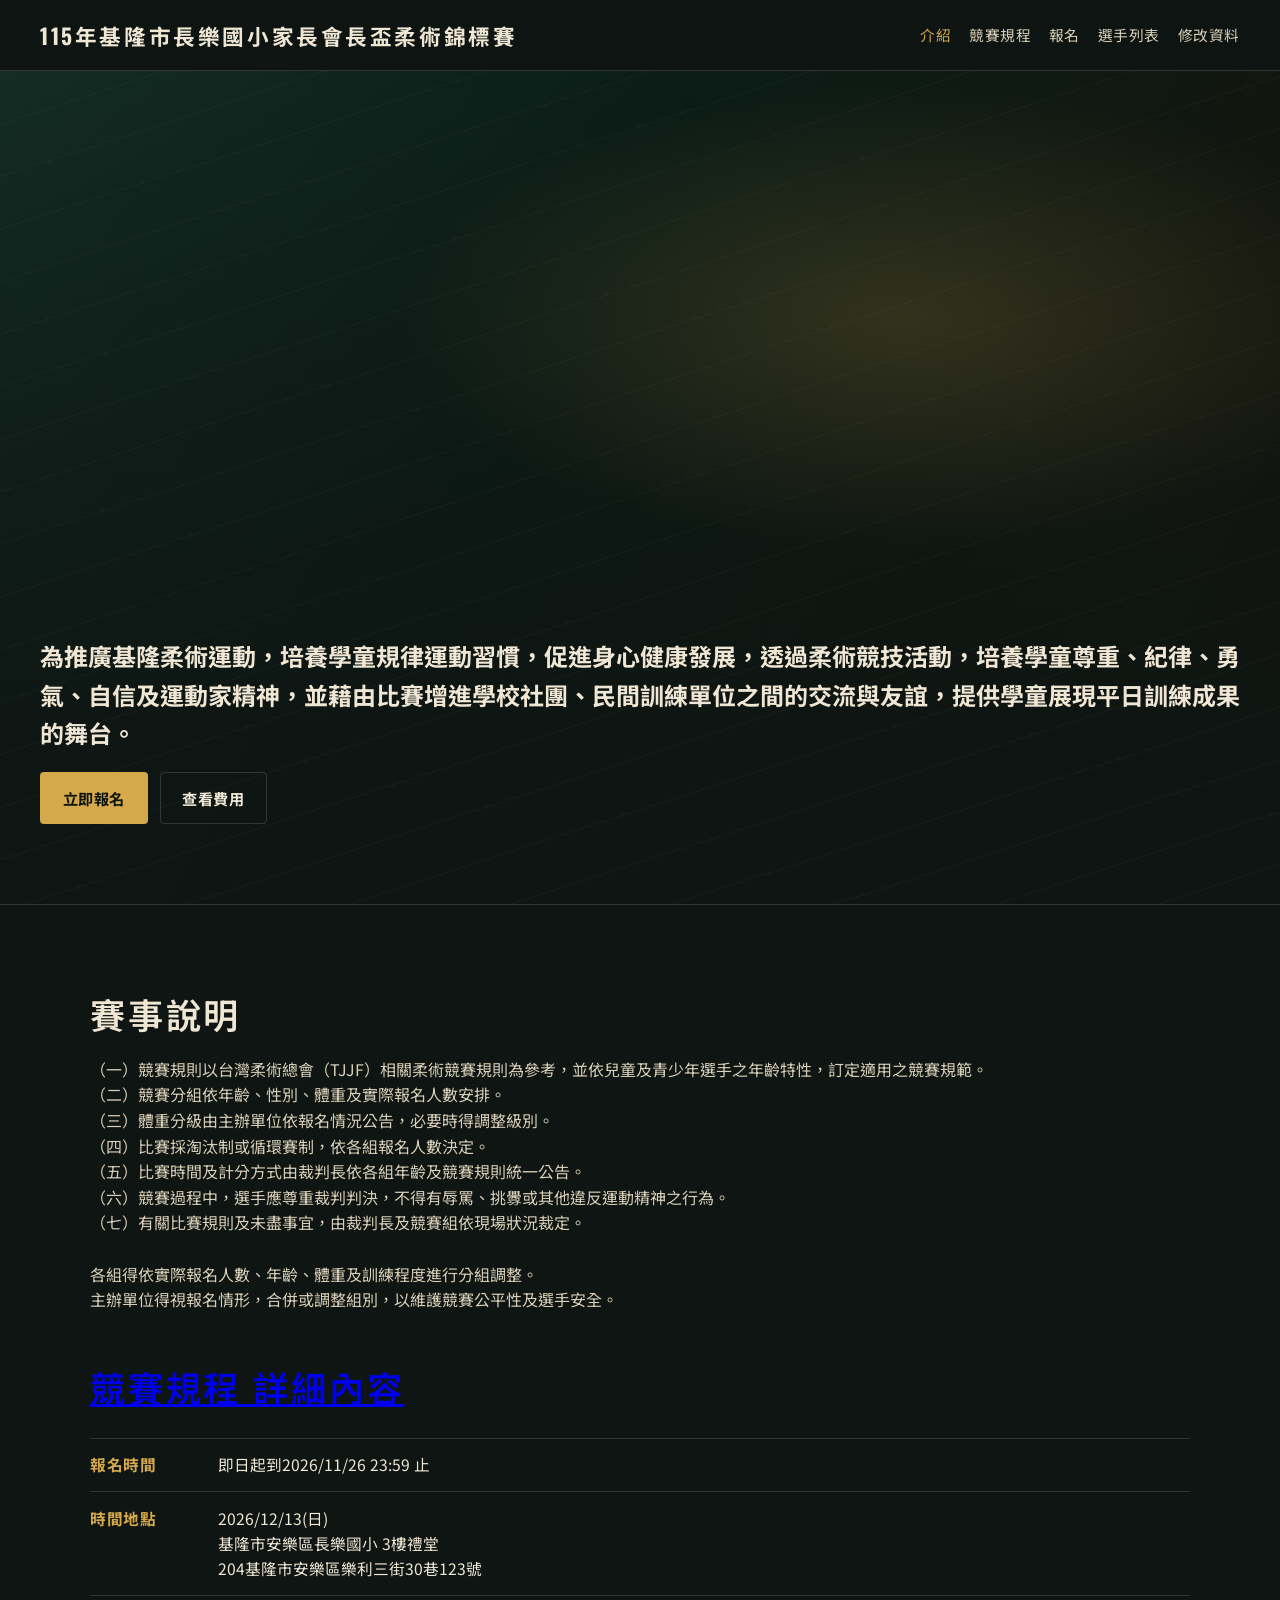
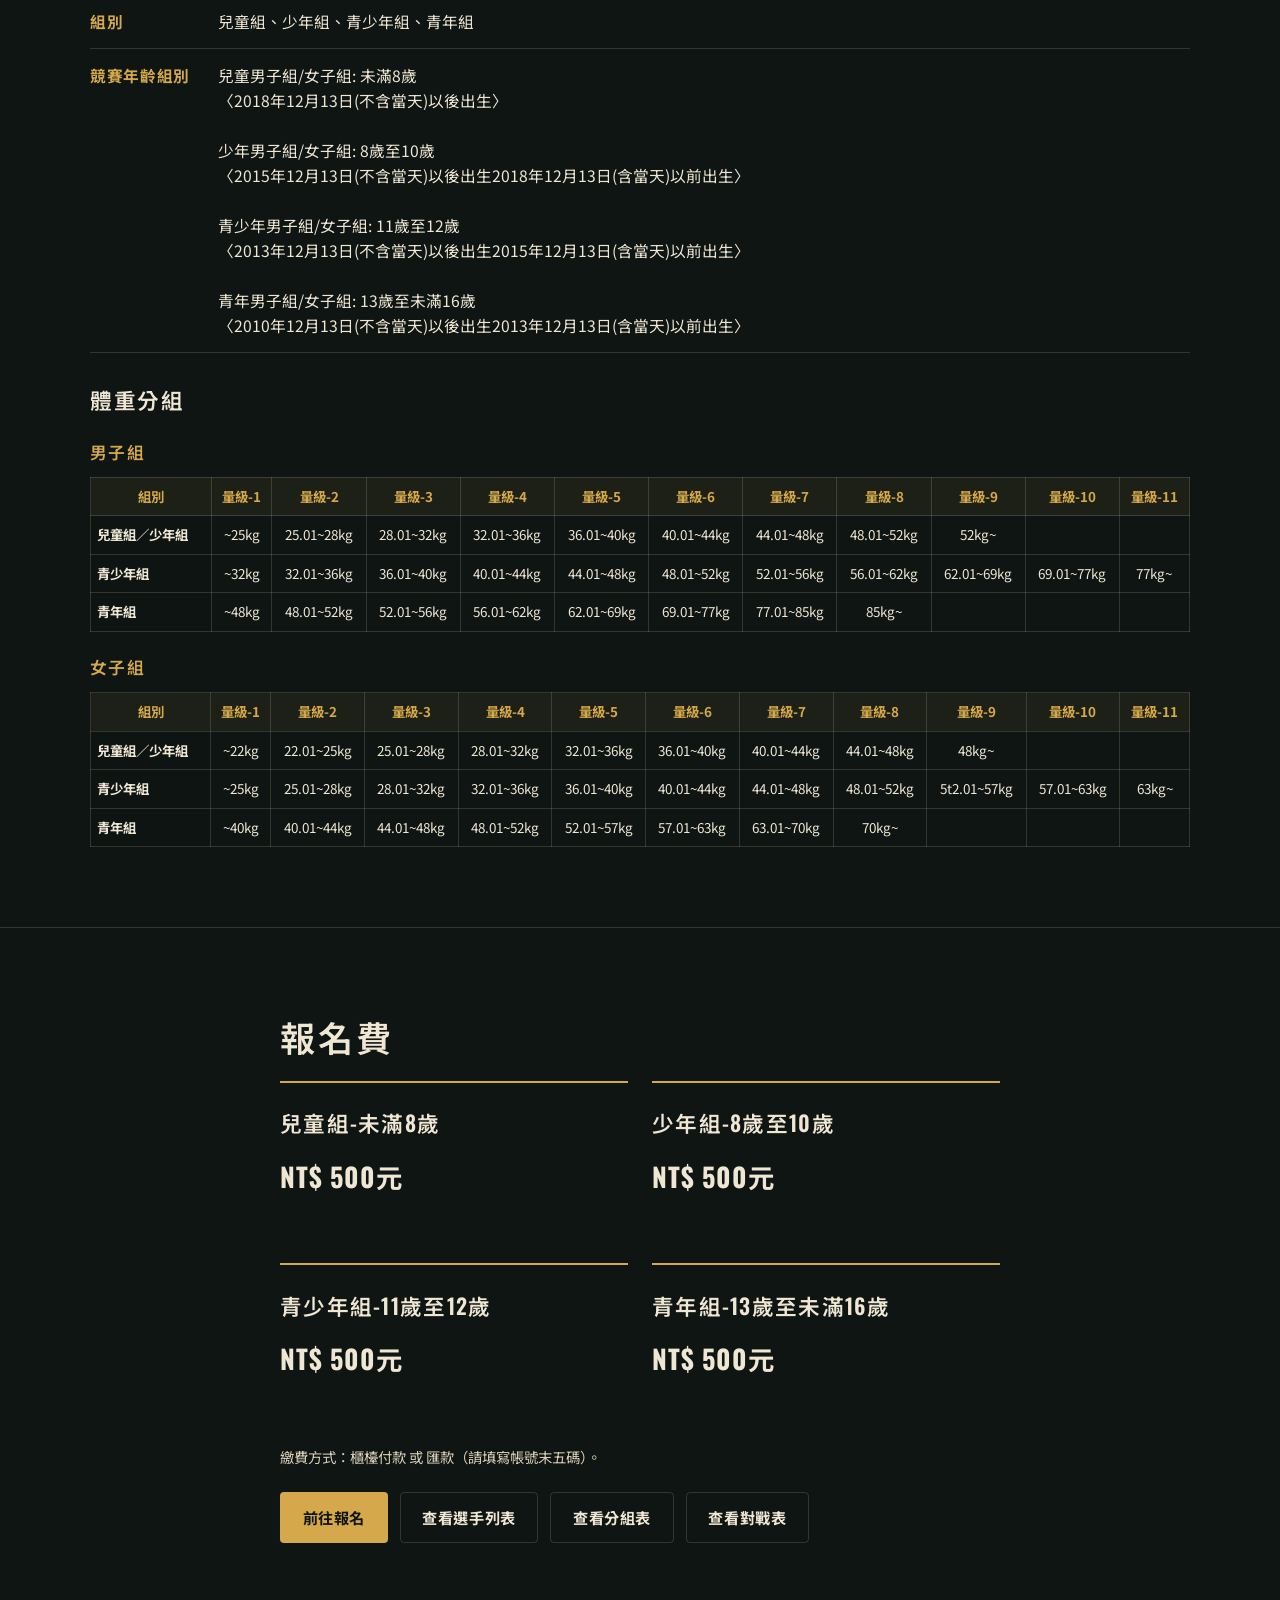
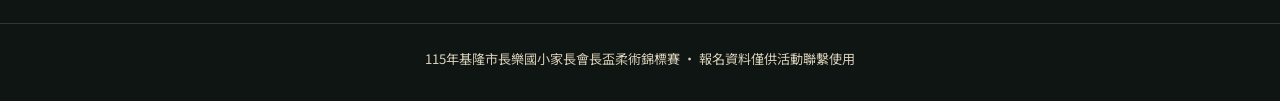
<file: index.html>
<!DOCTYPE html>
<html lang="zh-Hant">
<head>
  <meta charset="UTF-8" />
  <meta name="viewport" content="width=device-width, initial-scale=1" />
  <title>115年基隆市長樂國小家長會長盃柔術錦標賽</title>
  <link rel="preconnect" href="https://fonts.googleapis.com" />
  <link rel="preconnect" href="https://fonts.gstatic.com" crossorigin />
  <link href="https://fonts.googleapis.com/css2?family=Noto+Sans+TC:wght@400;500;700&family=Oswald:wght@500;600;700&display=swap" rel="stylesheet" />
  <link rel="stylesheet" href="css/styles.css" />
</head>
<body>
  <div class="noise" aria-hidden="true"></div>

  <header class="site-header">
    <a class="brand" href="index.html">115年基隆市長樂國小家長會長盃柔術錦標賽<span></span></a>
    <nav class="nav">
      <a href="index.html" class="is-active">介紹</a>
      <a href="rules.html">競賽規程</a>
      <a href="register.html">報名</a>
      <a href="athletes.html">選手列表</a>
      
      
      <!--<a href="matches.html">對戰表</a>-->
      <a href="edit.html">修改資料</a>
      
    </nav>
  </header>

  <main>
    <section class="hero">
      <div class="hero-bg" aria-hidden="true"></div>
      <div class="hero-content">
       <!-- <p class="brand-mark">115年</p>
        <h1>基隆市長樂國小家長會長盃柔術錦標賽</h1>-->
        <p class="lede"><h2>為推廣基隆柔術運動，培養學童規律運動習慣，促進身心健康發展，透過柔術競技活動，培養學童尊重、紀律、勇氣、自信及運動家精神，並藉由比賽增進學校社團、民間訓練單位之間的交流與友誼，提供學童展現平日訓練成果的舞台。</h2></p>
        <div class="cta-row">
          <a class="btn btn-primary" href="register.html">立即報名</a>
          <a class="btn btn-ghost" href="#fees">查看費用</a>
        </div>
      </div>
    </section>

    <section class="section about" id="about">
        <div class="section-inner wide">
        <h2>賽事說明</h2>
        <p>
          （一）競賽規則以台灣柔術總會（TJJF）相關柔術競賽規則為參考，並依兒童及青少年選手之年齡特性，訂定適用之競賽規範。<br>
          （二）競賽分組依年齡、性別、體重及實際報名人數安排。<br>
          （三）體重分級由主辦單位依報名情況公告，必要時得調整級別。<br>
          （四）比賽採淘汰制或循環賽制，依各組報名人數決定。<br>
          （五）比賽時間及計分方式由裁判長依各組年齡及競賽規則統一公告。<br>
          （六）競賽過程中，選手應尊重裁判判決，不得有辱罵、挑釁或其他違反運動精神之行為。<br>
          （七）有關比賽規則及未盡事宜，由裁判長及競賽組依現場狀況裁定。<br><br>
               各組得依實際報名人數、年齡、體重及訓練程度進行分組調整。<br>
               主辦單位得視報名情形，合併或調整組別，以維護競賽公平性及選手安全。<br><br>
          <h2><a href="rules.html">競賽規程 詳細內容</a></h2>
        </p>
        <ul class="meta-list">
          <li><span>報名時間</span>即日起到2026/11/26 23:59 止</li>
          <li><span>時間地點</span>2026/12/13(日)<br>基隆市安樂區長樂國小 3樓禮堂<br>204基隆市安樂區樂利三街30巷123號</li>
          <li><span>組別</span>兒童組、少年組、青少年組、青年組</li>
          <li><span>競賽年齡組別</span>兒童男子組/女子組: 未滿8歲<br>〈2018年12月13日(不含當天)以後出生〉<br><br>
                                  少年男子組/女子組: 8歲至10歲<br>〈2015年12月13日(不含當天)以後出生2018年12月13日(含當天)以前出生〉<br><br>
                                  青少年男子組/女子組: 11歲至12歲<br>〈2013年12月13日(不含當天)以後出生2015年12月13日(含當天)以前出生〉<br><br>
                                  青年男子組/女子組: 13歲至未滿16歲<br>〈2010年12月13日(不含當天)以後出生2013年12月13日(含當天)以前出生〉</span></li>       
        </ul>

        <div class="weight-boards">
          <h3>體重分組</h3>
          <article class="weight-board">
            <h4>男子組</h4>
            <div class="weight-scroll">
              <table class="weight-table">
                <thead>
                  <tr>
                    <th scope="col">組別</th>
                    <th scope="col">量級-1</th>
                    <th scope="col">量級-2</th>
                    <th scope="col">量級-3</th>
                    <th scope="col">量級-4</th>
                    <th scope="col">量級-5</th>
                    <th scope="col">量級-6</th>
                    <th scope="col">量級-7</th>
                    <th scope="col">量級-8</th>
                    <th scope="col">量級-9</th>
                    <th scope="col">量級-10</th>
                    <th scope="col">量級-11</th>
                  </tr>
                </thead>
                <tbody>
                  <tr>
                    <th scope="row">兒童組／少年組</th>
                    <td>~25kg</td><td>25.01~28kg</td><td>28.01~32kg</td><td>32.01~36kg</td><td>36.01~40kg</td><td>40.01~44kg</td><td>44.01~48kg</td><td>48.01~52kg</td><td>52kg~</td><td></td><td></td>
                  </tr>
                  <tr>
                    <th scope="row">青少年組</th>
                    <td>~32kg</td><td>32.01~36kg</td><td>36.01~40kg</td><td>40.01~44kg</td><td>44.01~48kg</td><td>48.01~52kg</td><td>52.01~56kg</td><td>56.01~62kg</td><td>62.01~69kg</td><td>69.01~77kg</td><td>77kg~</td>
                  </tr>
                  <tr>
                    <th scope="row">青年組</th>
                    <td>~48kg</td><td>48.01~52kg</td><td>52.01~56kg</td><td>56.01~62kg</td><td>62.01~69kg</td><td>69.01~77kg</td><td>77.01~85kg</td><td>85kg~</td><td></td><td></td><td></td>
                  </tr>
                </tbody>
              </table>
            </div>
          </article>
          <article class="weight-board">
            <h4>女子組</h4>
            <div class="weight-scroll">
              <table class="weight-table">
                <thead>
                  <tr>
                    <th scope="col">組別</th>
                    <th scope="col">量級-1</th>
                    <th scope="col">量級-2</th>
                    <th scope="col">量級-3</th>
                    <th scope="col">量級-4</th>
                    <th scope="col">量級-5</th>
                    <th scope="col">量級-6</th>
                    <th scope="col">量級-7</th>
                    <th scope="col">量級-8</th>
                    <th scope="col">量級-9</th>
                    <th scope="col">量級-10</th>
                    <th scope="col">量級-11</th>
                  </tr>
                </thead>
                <tbody>
                  <tr>
                    <th scope="row">兒童組／少年組</th>
                    <td>~22kg</td><td>22.01~25kg</td><td>25.01~28kg</td><td>28.01~32kg</td><td>32.01~36kg</td><td>36.01~40kg</td><td>40.01~44kg</td><td>44.01~48kg</td><td>48kg~</td><td></td><td></td>
                  </tr>
                  <tr>
                    <th scope="row">青少年組</th>
                    <td>~25kg</td><td>25.01~28kg</td><td>28.01~32kg</td><td>32.01~36kg</td><td>36.01~40kg</td><td>40.01~44kg</td><td>44.01~48kg</td><td>48.01~52kg</td><td>5t2.01~57kg</td><td>57.01~63kg</td><td>63kg~</td>
                  </tr>
                  <tr>
                    <th scope="row">青年組</th>
                    <td>~40kg</td><td>40.01~44kg</td><td>44.01~48kg</td><td>48.01~52kg</td><td>52.01~57kg</td><td>57.01~63kg</td><td>63.01~70kg</td><td>70kg~</td><td></td><td></td><td></td>
                  </tr>
                </tbody>
              </table>
            </div>
          </article>
        </div>
      </div>
    </section>

    <section class="section fees" id="fees">
      <div class="section-inner">
        <h2>報名費</h2>
       
        <div class="fee-grid" role="list">
          <article class="fee-item" role="listitem">
            <h3>兒童組-未滿8歲</h3>
            <p class="price"><strong>NT$ 500元</strong></p>
          </article>
          <article class="fee-item" role="listitem">
            <h3>少年組-8歲至10歲</h3>
            <p class="price"><strong>NT$ 500元</strong></p>
          </article>
          <article class="fee-item" role="listitem">
            <h3>青少年組-11歲至12歲</h3>
            <p class="price"><strong>NT$ 500元</strong></p>
          </article>
          <article class="fee-item" role="listitem">
            <h3>青年組-13歲至未滿16歲</h3>
            <p class="price"><strong>NT$ 500元</strong></p>
          </article>
        </div>
        <p class="note">繳費方式：櫃檯付款 或 匯款（請填寫帳號末五碼）。</p>
        <div class="cta-row">
          <a class="btn btn-primary" href="register.html">前往報名</a>
          <a class="btn btn-ghost" href="athletes.html">查看選手列表</a>
          <a class="btn btn-ghost" href="groups.html">查看分組表</a>
          <a class="btn btn-ghost" href="matches.html">查看對戰表</a>
        </div>
      </div>
    </section>
  </main>

  <footer class="site-footer">
    <p>115年基隆市長樂國小家長會長盃柔術錦標賽 · 報名資料僅供活動聯繫使用</p>
  </footer>
</body>
</html>
</file>
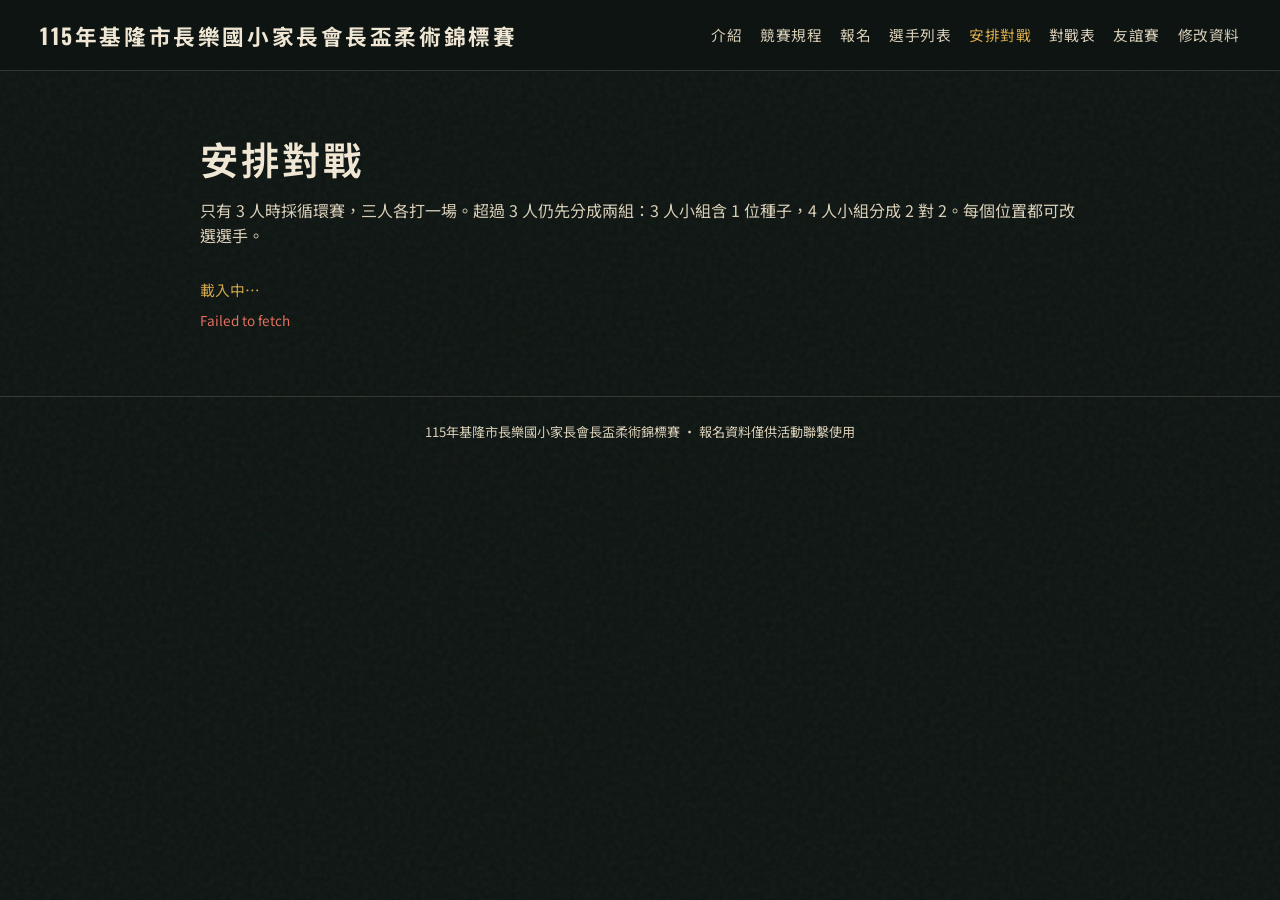
<file: arrange.html>
<!DOCTYPE html>
<html lang="zh-Hant">
<head>
  <meta charset="UTF-8" />
  <meta name="viewport" content="width=device-width, initial-scale=1" />
  <title>安排對戰｜115年基隆市長樂國小家長會長盃柔術錦標賽</title>
  <link rel="preconnect" href="https://fonts.googleapis.com" />
  <link rel="preconnect" href="https://fonts.gstatic.com" crossorigin />
  <link href="https://fonts.googleapis.com/css2?family=Noto+Sans+TC:wght@400;500;700&family=Oswald:wght@500;600;700&display=swap" rel="stylesheet" />
  <link rel="stylesheet" href="css/styles.css" />
</head>
<body data-bracket-mode="edit">
  <div class="noise" aria-hidden="true"></div>

  <header class="site-header">
    <a class="brand" href="index.html">115年基隆市長樂國小家長會長盃柔術錦標賽<span></span></a>
    <nav class="nav">
      <a href="index.html">介紹</a>
      <a href="rules.html">競賽規程</a>
      <a href="register.html">報名</a>
      <a href="athletes.html">選手列表</a>
      
      <a href="arrange.html" class="is-active">安排對戰</a>
      <a href="matches.html">對戰表</a>
      <a href="friendly.html">友誼賽</a>
      <a href="edit.html">修改資料</a>
    </nav>
  </header>

  <main class="page page-wide">
    <div class="page-intro">
      <h1>安排對戰</h1>
      <p>只有 3 人時採循環賽，三人各打一場。超過 3 人仍先分成兩組：3 人小組含 1 位種子，4 人小組分成 2 對 2。每個位置都可改選選手。</p>
    </div>
    <p class="save-status" id="save-status">載入中…</p>
    <p class="field-error" id="bracket-error" hidden></p>
    <div id="bracket-root" aria-live="polite"></div>
  </main>

  <footer class="site-footer">
    <p>115年基隆市長樂國小家長會長盃柔術錦標賽 · 報名資料僅供活動聯繫使用</p>
  </footer>

  <script src="js/config.js?v=20261127f"></script>
  <script src="js/storage.js?v=20261127f"></script>
  <script src="js/brackets.js?v=20261127h"></script>
</body>
</html>
</file>
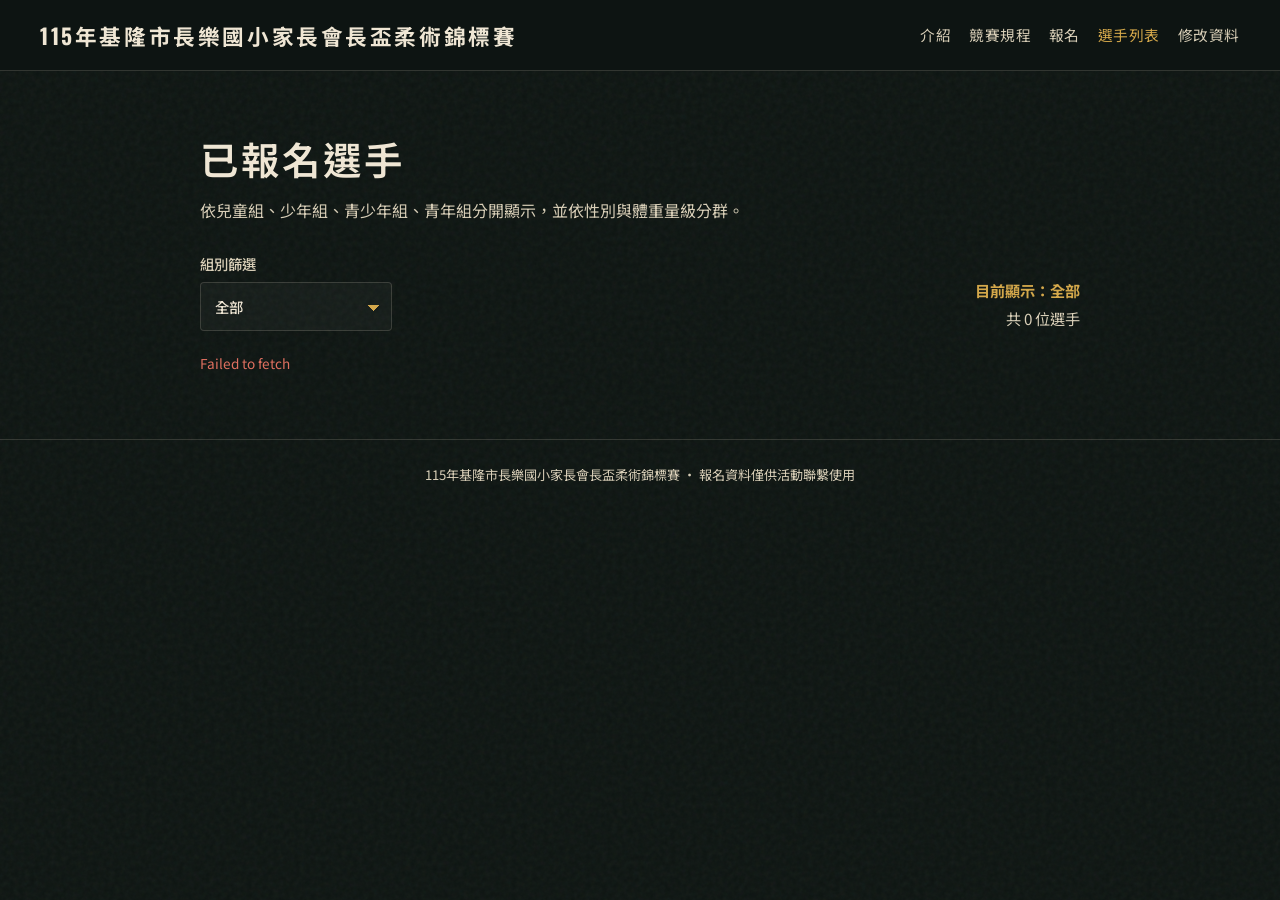
<file: athletes.html>
<!DOCTYPE html>
<html lang="zh-Hant">
<head>
  <meta charset="UTF-8" />
  <meta name="viewport" content="width=device-width, initial-scale=1" />
  <title>選手列表｜115年基隆市長樂國小家長會長盃柔術錦標賽</title>
  <link rel="preconnect" href="https://fonts.googleapis.com" />
  <link rel="preconnect" href="https://fonts.gstatic.com" crossorigin />
  <link href="https://fonts.googleapis.com/css2?family=Noto+Sans+TC:wght@400;500;700&family=Oswald:wght@500;600;700&display=swap" rel="stylesheet" />
  <link rel="stylesheet" href="css/styles.css" />
</head>
<body>
  <div class="noise" aria-hidden="true"></div>

  <header class="site-header">
    <a class="brand" href="index.html">115年基隆市長樂國小家長會長盃柔術錦標賽<span></span></a>
    <nav class="nav">
      <a href="index.html">介紹</a>
      <a href="rules.html">競賽規程</a>
      <a href="register.html">報名</a>
      <a href="athletes.html" class="is-active">選手列表</a>
      
      
      <!--<a href="matches.html">對戰表</a>-->
      <a href="edit.html">修改資料</a>
      
    </nav>
  </header>

  <main class="page page-wide">
    <div class="page-intro">
      <h1>已報名選手</h1>
      <p>依兒童組、少年組、青少年組、青年組分開顯示，並依性別與體重量級分群。</p>
    </div>

    <div class="list-toolbar">
      <label class="filter-label" for="category-filter">
        組別篩選
        <select id="category-filter" name="category-filter">
          <option value="all">全部</option>
          <option value="child">兒童組</option>
          <option value="junior">少年組</option>
          <option value="youth">青少年組</option>
          <option value="young">青年組</option>
        </select>
      </label>
      <div class="list-meta">
        <p class="filter-status" id="filter-status">目前顯示：全部</p>
        <p class="list-count" id="list-count">載入中…</p>
      </div>
    </div>

    <p class="field-error" id="list-error" hidden></p>
    <div id="athletes-root" class="athletes-root" aria-live="polite"></div>
  </main>

  <footer class="site-footer">
    <p>115年基隆市長樂國小家長會長盃柔術錦標賽 · 報名資料僅供活動聯繫使用</p>
  </footer>

  <script src="js/config.js?v=20261127a"></script>
  <script src="js/storage.js?v=20261127a"></script>
  <script src="js/athletes.js?v=20261127c"></script>
</body>
</html>
</file>
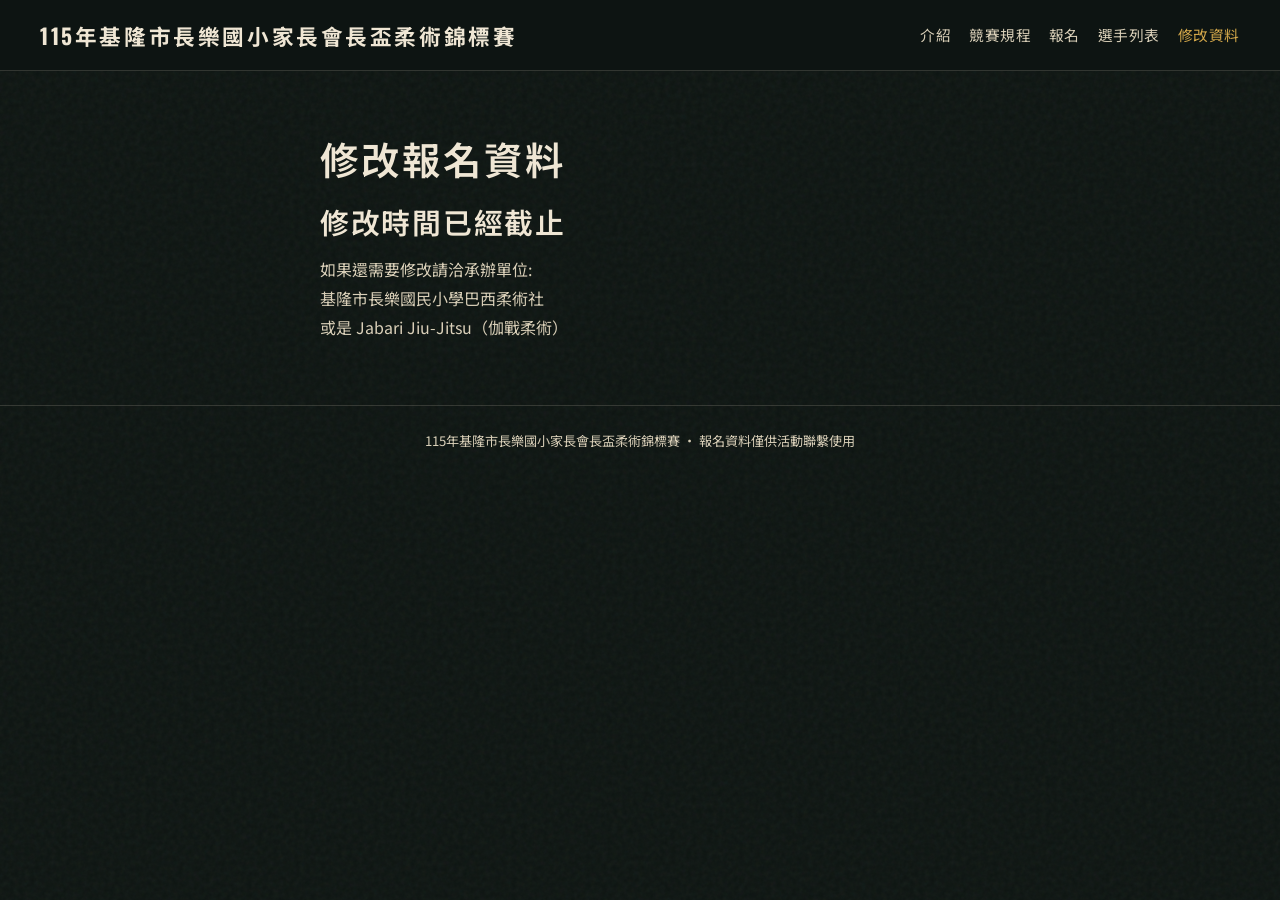
<file: edit.html>
<!DOCTYPE html>
<html lang="zh-Hant">
<head>
  <meta charset="UTF-8" />
  <meta name="viewport" content="width=device-width, initial-scale=1" />
  <title>修改資料｜115年基隆市長樂國小家長會長盃柔術錦標賽</title>
  <link rel="preconnect" href="https://fonts.googleapis.com" />
  <link rel="preconnect" href="https://fonts.gstatic.com" crossorigin />
  <link href="https://fonts.googleapis.com/css2?family=Noto+Sans+TC:wght@400;500;700&family=Oswald:wght@500;600;700&display=swap" rel="stylesheet" />
  <link rel="stylesheet" href="css/styles.css" />
</head>
<body>
  <div class="noise" aria-hidden="true"></div>

  <header class="site-header">
    <a class="brand" href="index.html">115年基隆市長樂國小家長會長盃柔術錦標賽<span></span></a>
    <nav class="nav">
      <a href="index.html">介紹</a>
      <a href="rules.html">競賽規程</a>
      <a href="register.html">報名</a>
      <a href="athletes.html">選手列表</a>
      
      
      <!--<a href="matches.html">對戰表</a>-->
      <a href="edit.html" class="is-active">修改資料</a>
      
    </nav>
  </header>

  <main class="page">
    <script>
      window.BJJ_EDIT_CLOSES_AT = Date.parse("2026-11-27T00:00:00+08:00");
      if (Date.now() >= window.BJJ_EDIT_CLOSES_AT) {
        document.documentElement.classList.add("edit-closed");
      }
    </script>
    <div class="page-intro">
      <h1>修改報名資料</h1>
      <p>請輸入報名時的姓名查詢後再修改。</p>
    </div>

    <div id="edit-closed" class="closed-note" hidden>
      <h2>修改時間已經截止</h2>
      <p>如果還需要修改請洽承辦單位:<br />基隆市長樂國民小學巴西柔術社<br />或是 Jabari Jiu-Jitsu（伽戰柔術）</p>
    </div>

    <form id="lookup-form" class="form form-compact" novalidate>
      <fieldset>
        <legend>查詢報名</legend>
        <label>
          姓名
          <input type="text" name="name" required maxlength="40" placeholder="報名時填寫的姓名" autocomplete="name" />
        </label>
        <p class="field-error" id="lookup-error" hidden>找不到符合的報名資料，請確認姓名。</p>
        <button type="submit" class="btn btn-primary btn-block">查詢</button>
      </fieldset>
    </form>

    <form id="edit-form" class="form" hidden novalidate>
      <fieldset>
        <legend>基本資料</legend>
        <label>
          姓名
          <input type="text" name="name" required maxlength="40" autocomplete="name" />
        </label>
        <p class="field-label">出生年月日</p>
        <div class="birth-row">
          <label>
            年
            <select name="birthYear" required>
              <option value="">年</option>
            </select>
          </label>
          <label>
            月
            <select name="birthMonth" required>
              <option value="">月</option>
            </select>
          </label>
          <label>
            日
            <select name="birthDay" required>
              <option value="">日</option>
            </select>
          </label>
        </div>
        <p class="hint">年齡分組以 2026/12/13 為基準自動判斷。</p>
        <p class="field-error" id="birth-error" hidden>請填寫出生年月日</p>
        <p class="field-label">性別</p>
        <div class="radio-row">
          <label class="radio">
            <input type="radio" name="gender" value="male" required />
            <span>男</span>
          </label>
          <label class="radio">
            <input type="radio" name="gender" value="female" />
            <span>女</span>
          </label>
        </div>
        <p class="field-error" id="gender-error" hidden>請選擇性別</p>
        <label>
          手機號碼
          <input type="tel" name="phone" required pattern="09\d{8}" maxlength="10" inputmode="numeric" placeholder="09xxxxxxxx" autocomplete="tel" />
        </label>
        <p class="field-error" id="phone-error" hidden>請填寫手機號碼</p>
        <label>
          電子信箱（選填）
          <input type="email" name="email" autocomplete="email" placeholder="有填寫才會寄送通知信" />
        </label>
        <p class="field-error" id="email-error" hidden>電子信箱格式不正確</p>
      </fieldset>

      <fieldset>
        <legend>參賽組別</legend>
        <p class="category-result" id="category-result">請先填寫出生年月日</p>
        <input type="hidden" name="category" value="" />
        <div class="radio-row is-locked" id="category-options">
          <label class="radio">
            <input type="radio" value="child" tabindex="-1" />
            <span>兒童組</span>
          </label>
          <label class="radio">
            <input type="radio" value="junior" tabindex="-1" />
            <span>少年組</span>
          </label>
          <label class="radio">
            <input type="radio" value="youth" tabindex="-1" />
            <span>青少年組</span>
          </label>
          <label class="radio">
            <input type="radio" value="young" tabindex="-1" />
            <span>青年組</span>
          </label>
        </div>

        <div id="weight-fields" class="child-box">
          <label>
            體重級別
            <select name="weightClass">
              <option value="">請選擇體重級別</option>
            </select>
          </label>
          <p class="field-error" id="weight-error" hidden>請選擇體重級別</p>
        </div>
      </fieldset>

      <fieldset>
        <legend>繳費方式</legend>
        <div class="radio-row">
          <label class="radio">
            <input type="radio" name="payment" value="counter" required />
            <span>櫃檯付款</span>
          </label>
          <label class="radio">
            <input type="radio" name="payment" value="transfer" />
            <span>匯款</span>
          </label>
        </div>
        <div id="transfer-fields" class="transfer-box">
          <p class="bank-info">匯款帳號：812（玉山銀行）28881016034917<br /></p>
          <label>
            匯款帳號末五碼
            <input type="text" name="last5" pattern="\d{5}" maxlength="5" inputmode="numeric" placeholder="例如 12345" />
          </label>
          <p class="field-error" id="last5-error" hidden>選擇匯款時請填寫末五碼</p>
        </div>
      </fieldset>

      <div class="summary" id="fee-summary" aria-live="polite">
        報名費：<strong>NT$ 0</strong>
      </div>

      <p class="field-error" id="form-error" hidden></p>
      <div class="form-actions">
        <button type="button" class="btn btn-ghost" id="cancel-edit">取消</button>
        <button type="submit" class="btn btn-primary">儲存修改</button>
      </div>
    </form>

    <dialog id="saved-dialog" class="dialog">
      <form method="dialog">
        <h2>已更新</h2>
        <p>報名資料已成功修改。</p>
        <p class="dialog-note" id="saved-mail-note" hidden>通知信已寄至你填寫的電子信箱。</p>
        <div class="dialog-actions">
          <button class="btn btn-primary" value="ok">確定</button>
        </div>
      </form>
    </dialog>
  </main>

  <footer class="site-footer">
    <p>115年基隆市長樂國小家長會長盃柔術錦標賽 · 報名資料僅供活動聯繫使用</p>
  </footer>

  <script src="js/config.js?v=20261112l"></script>
  <script src="js/storage.js?v=20261112l"></script>
  <script src="js/edit.js?v=20261126a"></script>
</body>
</html>
</file>
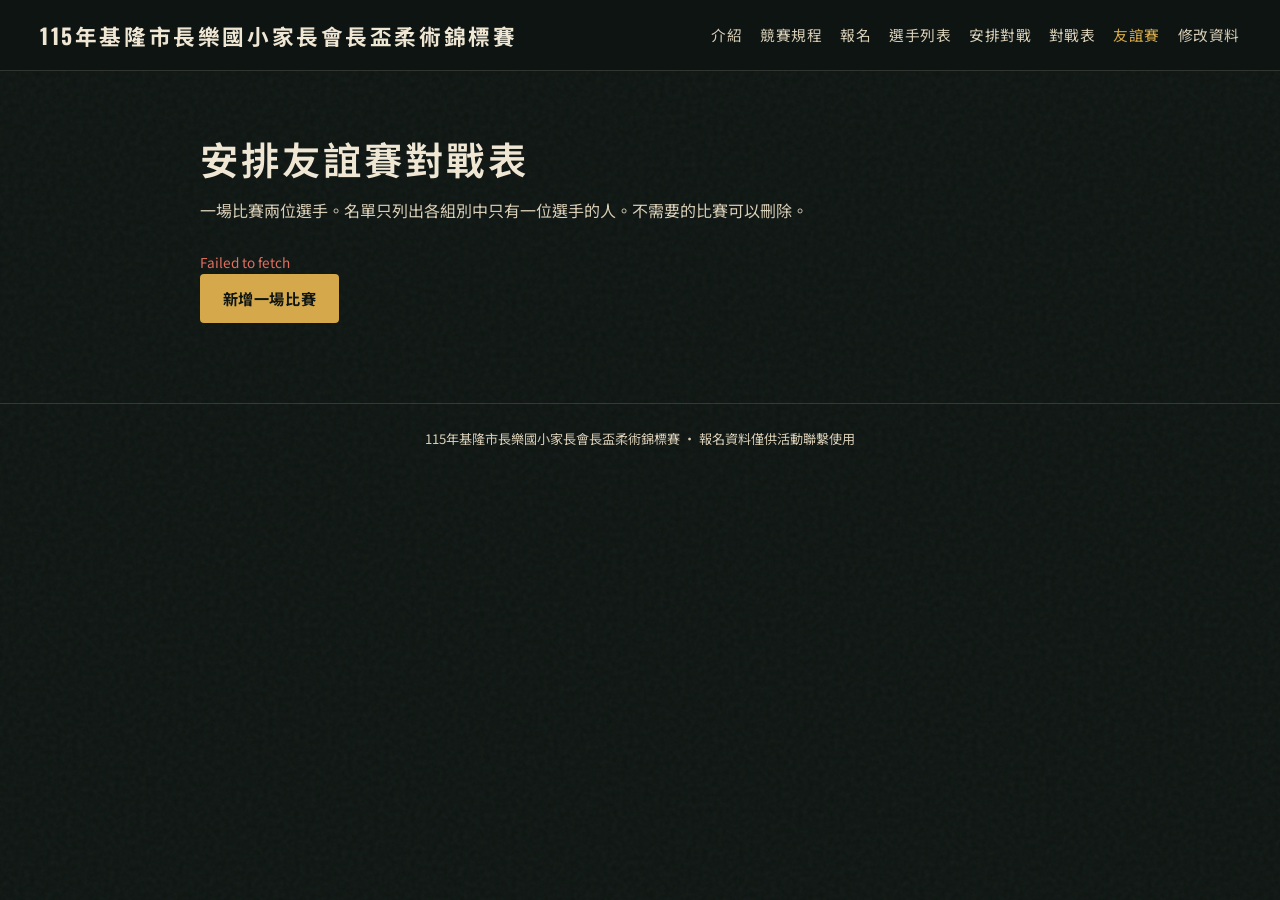
<file: friendly.html>
<!DOCTYPE html>
<html lang="zh-Hant">
<head>
  <meta charset="UTF-8" />
  <meta name="viewport" content="width=device-width, initial-scale=1" />
  <title>安排友誼賽｜115年基隆市長樂國小家長會長盃柔術錦標賽</title>
  <link rel="preconnect" href="https://fonts.googleapis.com" />
  <link rel="preconnect" href="https://fonts.gstatic.com" crossorigin />
  <link href="https://fonts.googleapis.com/css2?family=Noto+Sans+TC:wght@400;500;700&family=Oswald:wght@500;600;700&display=swap" rel="stylesheet" />
  <link rel="stylesheet" href="css/styles.css" />
</head>
<body>
  <div class="noise" aria-hidden="true"></div>

  <header class="site-header">
    <a class="brand" href="index.html">115年基隆市長樂國小家長會長盃柔術錦標賽<span></span></a>
    <nav class="nav">
      <a href="index.html">介紹</a>
      <a href="rules.html">競賽規程</a>
      <a href="register.html">報名</a>
      <a href="athletes.html">選手列表</a>
      <a href="arrange.html">安排對戰</a>
      <a href="matches.html">對戰表</a>
      <a href="friendly.html" class="is-active">友誼賽</a>
      <a href="edit.html">修改資料</a>
    </nav>
  </header>

  <main class="page page-wide">
    <div class="page-intro">
      <h1>安排友誼賽對戰表</h1>
      <p>一場比賽兩位選手。名單只列出各組別中只有一位選手的人。不需要的比賽可以刪除。</p>
    </div>
    <p class="save-status" id="save-status">載入中…</p>
    <p class="field-error" id="friendly-error" hidden></p>
    <div class="friendly-toolbar">
      <button type="button" class="btn btn-primary" id="add-match">新增一場比賽</button>
    </div>
    <p class="list-count" id="friendly-count"></p>
    <div id="friendly-root" aria-live="polite"></div>
  </main>

  <footer class="site-footer">
    <p>115年基隆市長樂國小家長會長盃柔術錦標賽 · 報名資料僅供活動聯繫使用</p>
  </footer>

  <script src="js/config.js?v=20261127i"></script>
  <script src="js/storage.js?v=20261127i"></script>
  <script src="js/friendly.js?v=20261127i"></script>
</body>
</html>
</file>
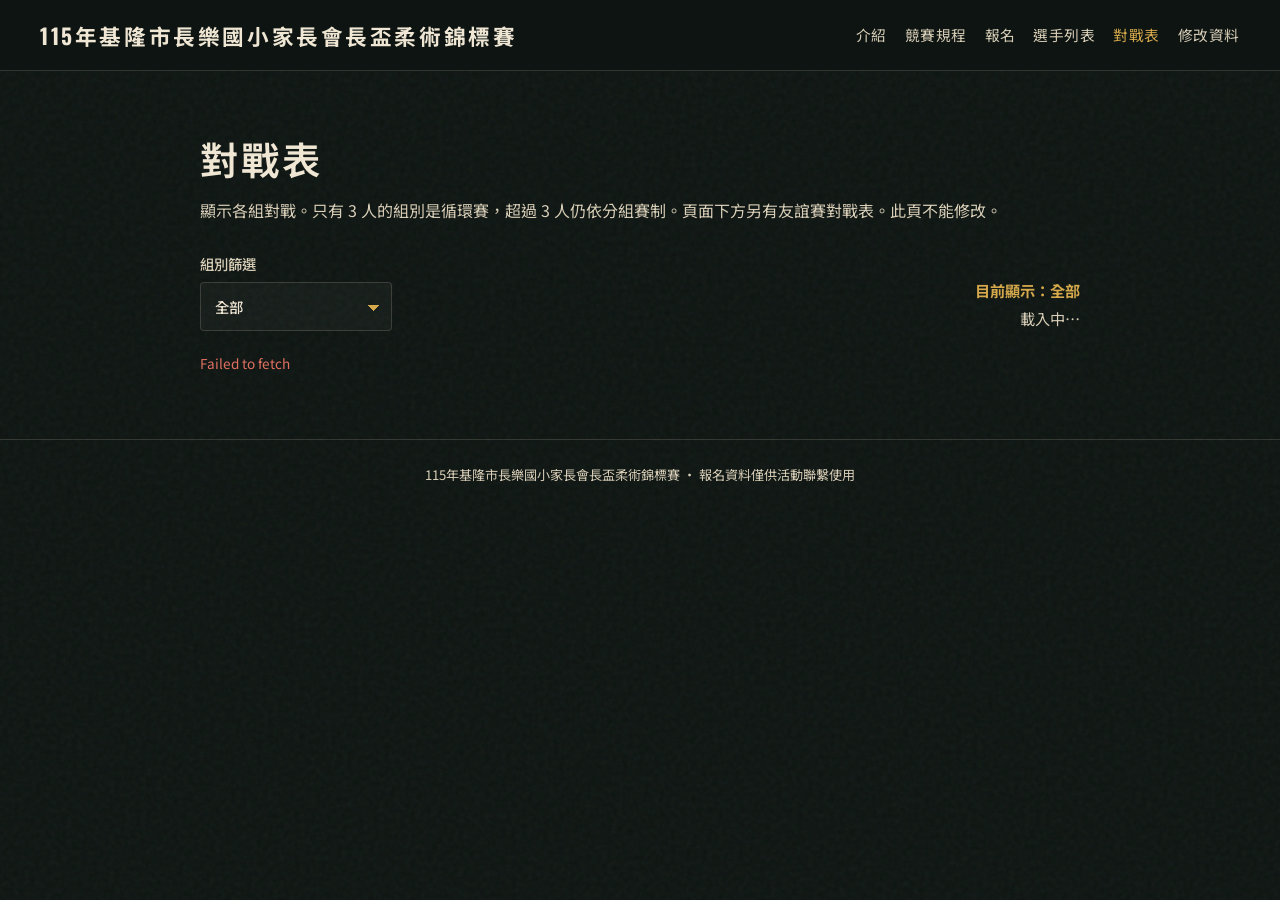
<file: matches.html>
<!DOCTYPE html>
<html lang="zh-Hant">
<head>
  <meta charset="UTF-8" />
  <meta name="viewport" content="width=device-width, initial-scale=1" />
  <title>對戰表｜115年基隆市長樂國小家長會長盃柔術錦標賽</title>
  <link rel="preconnect" href="https://fonts.googleapis.com" />
  <link rel="preconnect" href="https://fonts.gstatic.com" crossorigin />
  <link href="https://fonts.googleapis.com/css2?family=Noto+Sans+TC:wght@400;500;700&family=Oswald:wght@500;600;700&display=swap" rel="stylesheet" />
  <link rel="stylesheet" href="css/styles.css" />
</head>
<body data-bracket-mode="view">
  <div class="noise" aria-hidden="true"></div>

  <header class="site-header">
    <a class="brand" href="index.html">115年基隆市長樂國小家長會長盃柔術錦標賽<span></span></a>
    <nav class="nav">
      <a href="index.html">介紹</a>
      <a href="rules.html">競賽規程</a>
      <a href="register.html">報名</a>
      <a href="athletes.html">選手列表</a>
      
      
      <a href="matches.html" class="is-active">對戰表</a>
      
      <a href="edit.html">修改資料</a>
    </nav>
  </header>

  <main class="page page-wide">
    <div class="page-intro">
      <h1>對戰表</h1>
      <p>顯示各組對戰。只有 3 人的組別是循環賽，超過 3 人仍依分組賽制。頁面下方另有友誼賽對戰表。此頁不能修改。</p>
    </div>
    <div class="list-toolbar">
      <label class="filter-label" for="category-filter">
        組別篩選
        <select id="category-filter" name="category-filter">
          <option value="all">全部</option>
          <option value="child">兒童組</option>
          <option value="junior">少年組</option>
          <option value="youth">青少年組</option>
          <option value="young">青年組</option>
          <option value="friendly">友誼賽對戰表</option>
        </select>
      </label>
      <div class="list-meta">
        <p class="filter-status" id="filter-status">目前顯示：全部</p>
        <p class="list-count" id="bracket-count">載入中…</p>
      </div>
    </div>
    <p class="field-error" id="bracket-error" hidden></p>
    <div id="bracket-root" aria-live="polite"></div>
  </main>

  <footer class="site-footer">
    <p>115年基隆市長樂國小家長會長盃柔術錦標賽 · 報名資料僅供活動聯繫使用</p>
  </footer>

  <script src="js/config.js?v=20261127i"></script>
  <script src="js/storage.js?v=20261127i"></script>
  <script src="js/brackets.js?v=20261127k"></script>
</body>
</html>
</file>
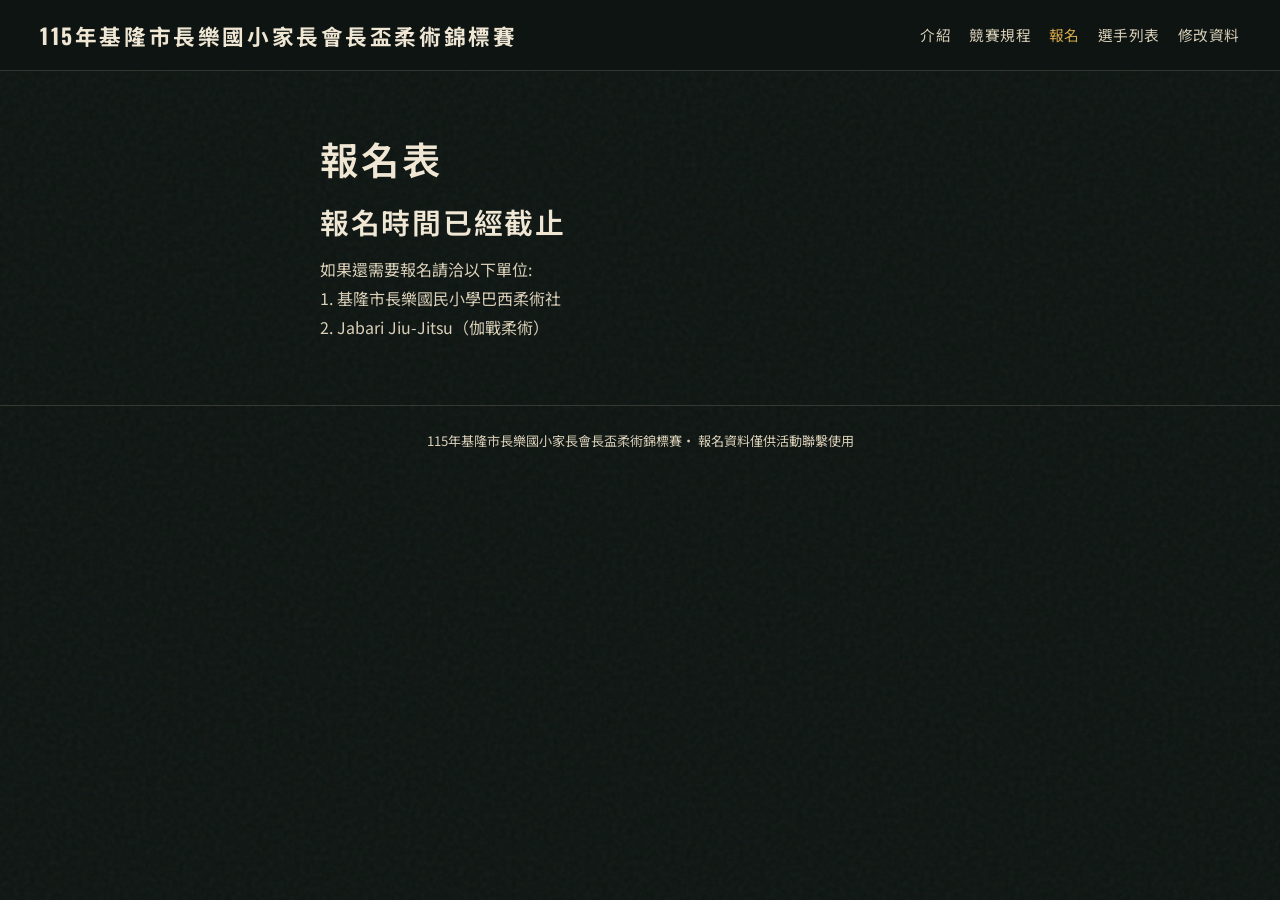
<file: register.html>
<!DOCTYPE html>
<html lang="zh-Hant">
<head>
  <meta charset="UTF-8" />
  <meta name="viewport" content="width=device-width, initial-scale=1" />
  <title>報名｜115年基隆市長樂國小家長會長盃柔術錦標賽</title>
  <link rel="preconnect" href="https://fonts.googleapis.com" />
  <link rel="preconnect" href="https://fonts.gstatic.com" crossorigin />
  <link href="https://fonts.googleapis.com/css2?family=Noto+Sans+TC:wght@400;500;700&family=Oswald:wght@500;600;700&display=swap" rel="stylesheet" />
  <link rel="stylesheet" href="css/styles.css" />
</head>
<body>
  <div class="noise" aria-hidden="true"></div>

  <header class="site-header">
    <a class="brand" href="index.html">115年基隆市長樂國小家長會長盃柔術錦標賽<span></span></a>
    <nav class="nav">
      <a href="index.html">介紹</a>
      <a href="rules.html">競賽規程</a>
      <a href="register.html" class="is-active">報名</a>
      <a href="athletes.html">選手列表</a>
      
      
      <!--<a href="matches.html">對戰表</a>-->
      <a href="edit.html">修改資料</a>
      
    </nav>
  </header>

  <main class="page">
    <script>
      window.BJJ_REGISTRATION_CLOSES_AT = Date.parse("2026-11-27T00:00:00+08:00");
      if (Date.now() >= window.BJJ_REGISTRATION_CLOSES_AT) {
        document.documentElement.classList.add("reg-closed");
      }
    </script>
    <div class="page-intro">
      <h1>報名表</h1>
      <p>請填寫選手資料完成報名。之後可用姓名修改資料。</p>
    </div>

    <div id="reg-closed" class="closed-note" hidden>
      <h2>報名時間已經截止</h2>
      <p>如果還需要報名請洽以下單位:<br />1. 基隆市長樂國民小學巴西柔術社<br />2. Jabari Jiu-Jitsu（伽戰柔術）</p>
    </div>

    <form id="reg-form" class="form" novalidate>
      <fieldset>
        <legend>基本資料</legend>
        <label>
          姓名
          <input type="text" name="name" required maxlength="40" autocomplete="name" placeholder="請輸入真實姓名" />
        </label>
        <p class="field-label">出生年月日</p>
        <div class="birth-row">
          <label>
            年
            <select name="birthYear" required>
              <option value="">年</option>
            </select>
          </label>
          <label>
            月
            <select name="birthMonth" required>
              <option value="">月</option>
            </select>
          </label>
          <label>
            日
            <select name="birthDay" required>
              <option value="">日</option>
            </select>
          </label>
        </div>
        <p class="hint">年齡分組以 2026/12/13 為基準自動判斷。</p>
        <p class="field-error" id="birth-error" hidden>請填寫出生年月日</p>
        <p class="field-label">性別</p>
        <div class="radio-row">
          <label class="radio">
            <input type="radio" name="gender" value="male" required />
            <span>男</span>
          </label>
          <label class="radio">
            <input type="radio" name="gender" value="female" />
            <span>女</span>
          </label>
        </div>
        <p class="field-error" id="gender-error" hidden>請選擇性別</p>
        <label>
          手機號碼
          <input type="tel" name="phone" required pattern="09\d{8}" maxlength="10" inputmode="numeric" placeholder="09xxxxxxxx" autocomplete="tel" />
        </label>
        <p class="field-error" id="phone-error" hidden>請填寫手機號碼</p>
        <label>
          電子信箱（選填）
          <input type="email" name="email" autocomplete="email" placeholder="有填寫才會寄送確認信" />
        </label>
        <p class="field-error" id="email-error" hidden>電子信箱格式不正確</p>
      </fieldset>

      <fieldset>
        <legend>參賽組別</legend>
        <p class="category-result" id="category-result">請先填寫出生年月日</p>
        <input type="hidden" name="category" value="" />
        <div class="radio-row is-locked" id="category-options">
          <label class="radio">
            <input type="radio" value="child" tabindex="-1" />
            <span>兒童組</span>
          </label>
          <label class="radio">
            <input type="radio" value="junior" tabindex="-1" />
            <span>少年組</span>
          </label>
          <label class="radio">
            <input type="radio" value="youth" tabindex="-1" />
            <span>青少年組</span>
          </label>
          <label class="radio">
            <input type="radio" value="young" tabindex="-1" />
            <span>青年組</span>
          </label>
        </div>

        <div id="weight-fields" class="child-box">
          <label>
            體重級別
            <select name="weightClass">
              <option value="">請選擇體重級別</option>
            </select>
          </label>
          <p class="field-error" id="weight-error" hidden>請選擇體重級別</p>
        </div>
        
      </fieldset>

      <fieldset>
        <legend>繳費方式</legend>
        <div class="radio-row">
          <label class="radio">
            <input type="radio" name="payment" value="counter" required checked />
            <span>櫃檯付款</span>
          </label>
          <label class="radio">
            <input type="radio" name="payment" value="transfer" />
            <span>匯款</span>
          </label>
        </div>
        <div id="transfer-fields" class="transfer-box">
          <p class="bank-info">匯款帳號：812（台新銀行）28881016034917<br /></p>
          <label>
            匯款帳號末五碼
            <input type="text" name="last5" pattern="\d{5}" maxlength="5" inputmode="numeric" placeholder="例如 12345" />
          </label>
          <p class="field-error" id="last5-error" hidden>選擇匯款時請填寫末五碼</p>
          
        </div>
      </fieldset>

      <div class="summary" id="fee-summary" aria-live="polite">
        報名費：<strong>NT$ 0</strong>
      </div>

      <p class="field-error" id="form-error" hidden></p>
      <button type="submit" class="btn btn-primary btn-block">送出報名</button>
    </form>

    <dialog id="success-dialog" class="dialog">
      <form method="dialog">
        <h2>報名成功</h2>
        <p>已完成報名，選手姓名為：</p>
        <p class="code" id="success-name"></p>
        <p class="dialog-note" id="success-mail-note" hidden>確認信已寄至你填寫的電子信箱。</p>
        <p class="dialog-note">之後可用姓名修改報名資料。</p>
        <div class="dialog-actions">
          <button class="btn btn-ghost" value="list">看選手列表</button>
          <button class="btn btn-primary" value="home">回到介紹</button>
        </div>
      </form>
    </dialog>
  </main>

  <footer class="site-footer">
    <p>115年基隆市長樂國小家長會長盃柔術錦標賽· 報名資料僅供活動聯繫使用</p>
  </footer>

  <script src="js/config.js?v=20261112k"></script>
  <script src="js/storage.js?v=20261112m"></script>
  <script src="js/register.js?v=20261117a"></script>
</body>
</html>
</file>
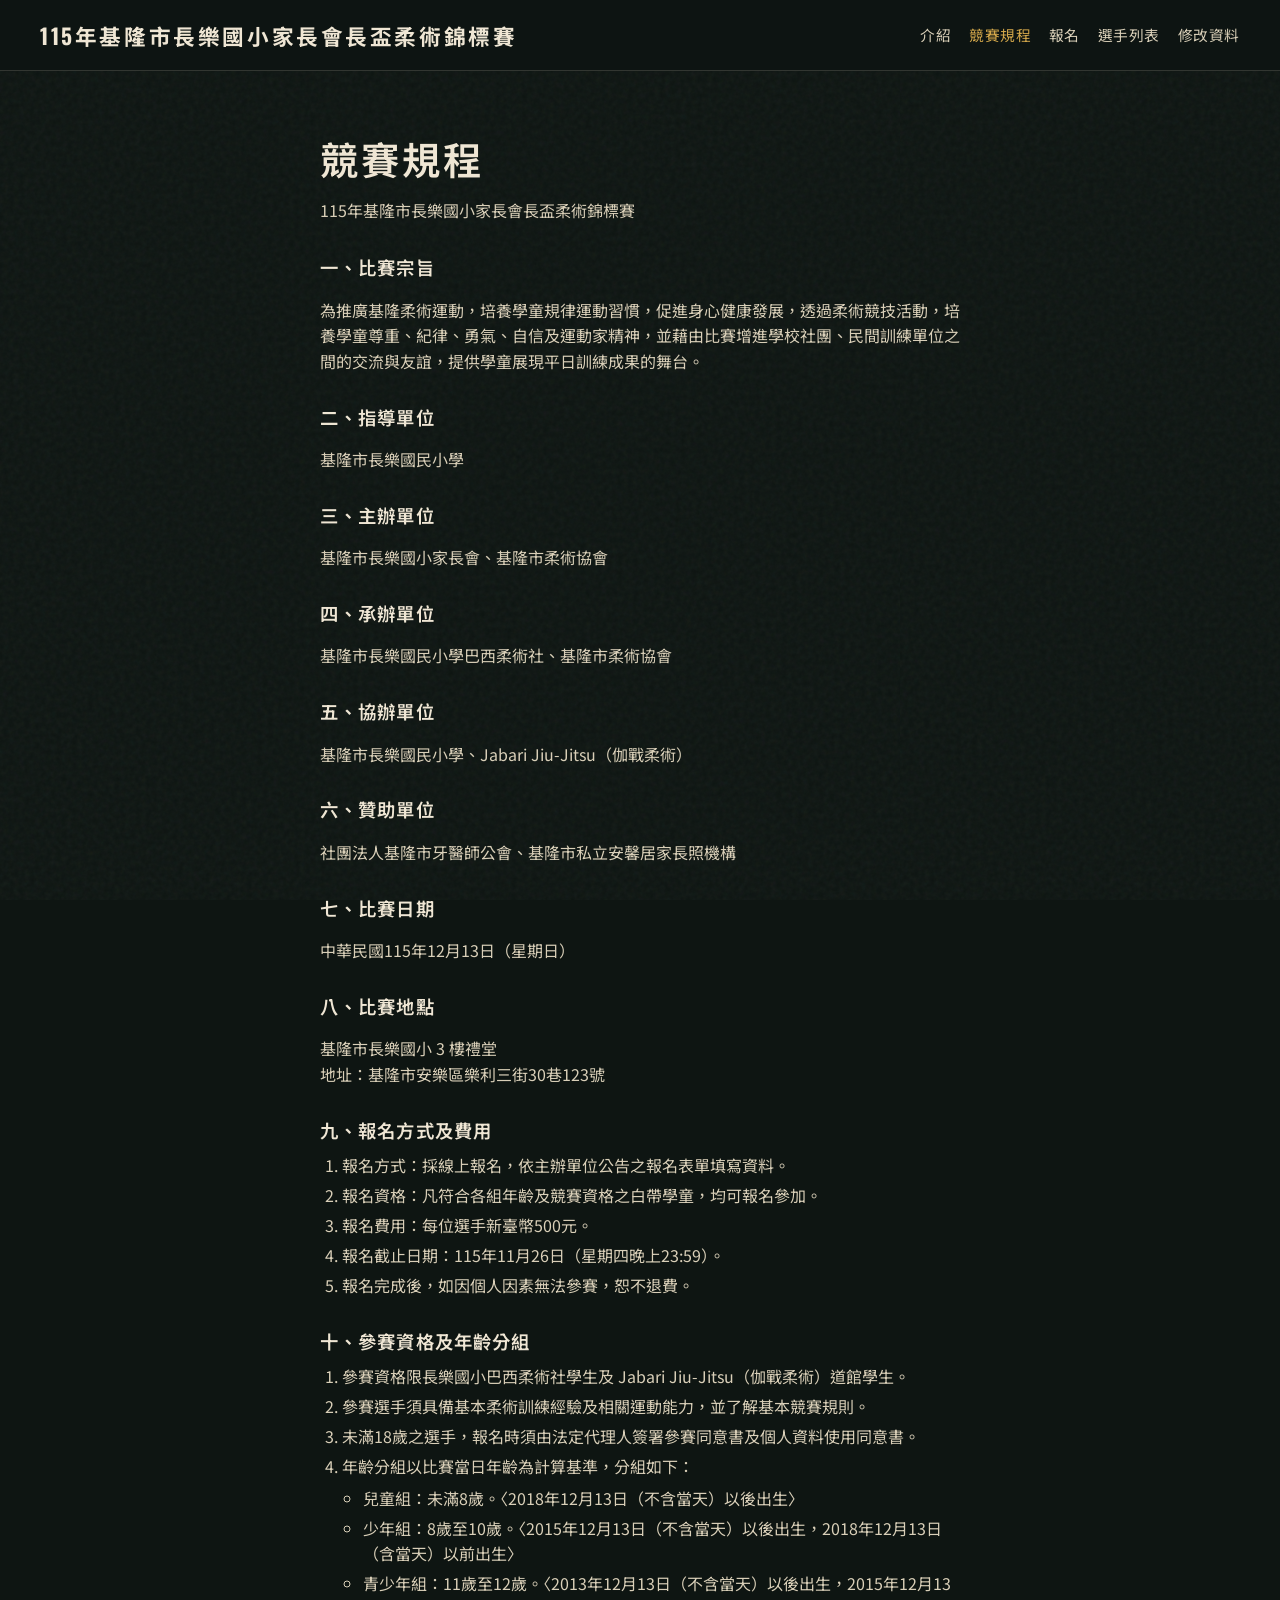
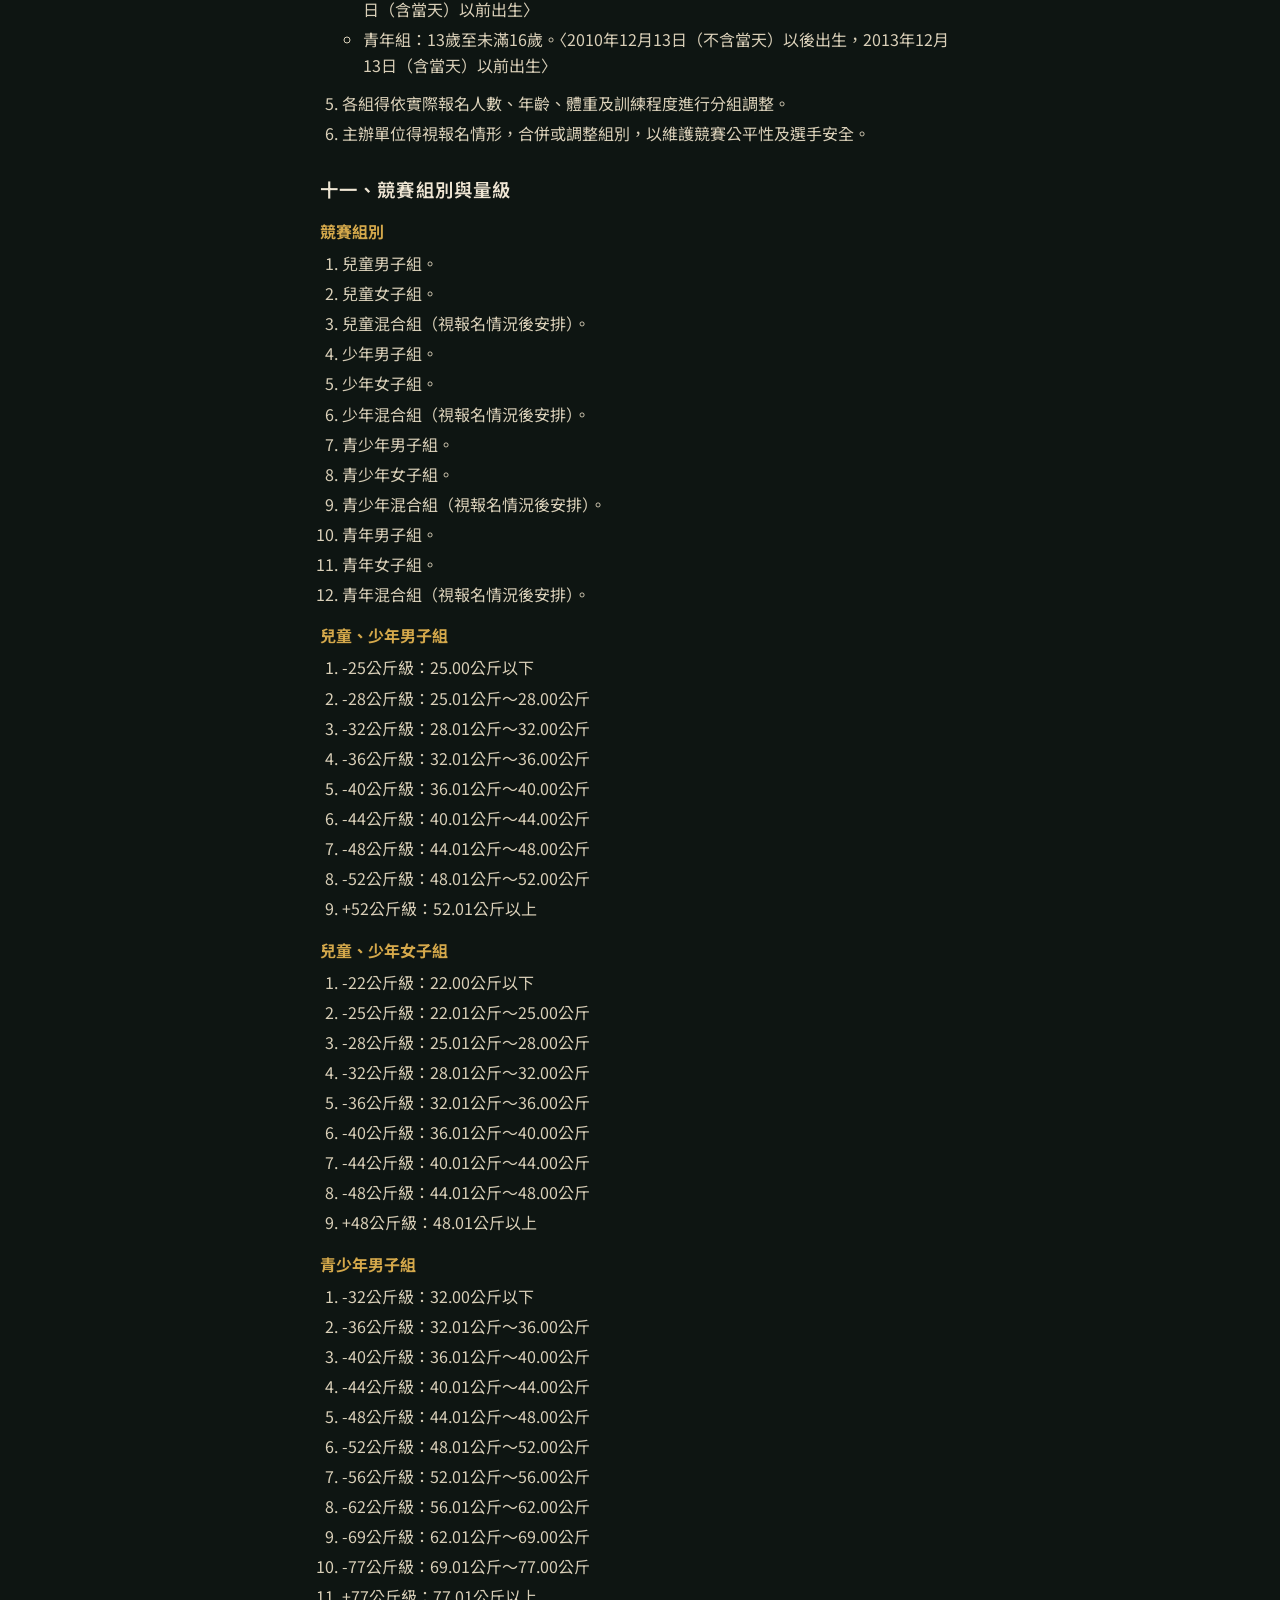
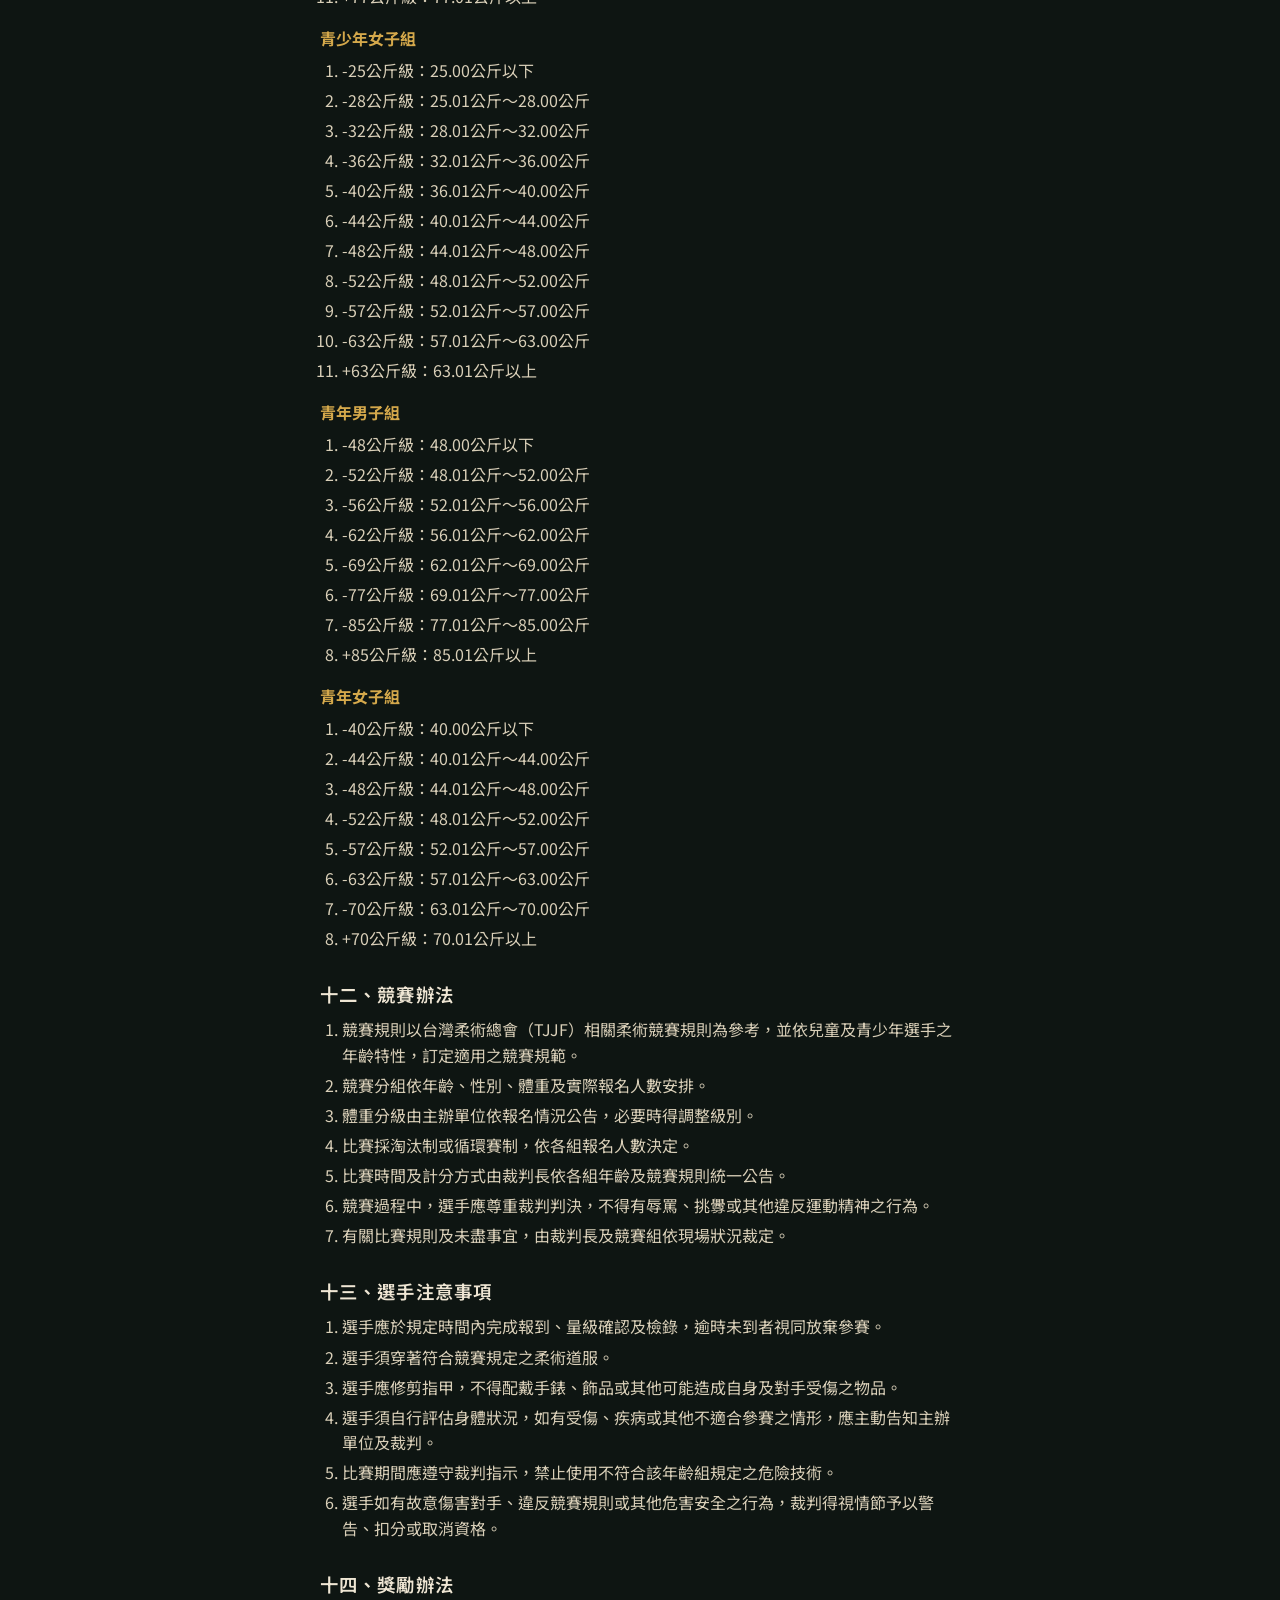
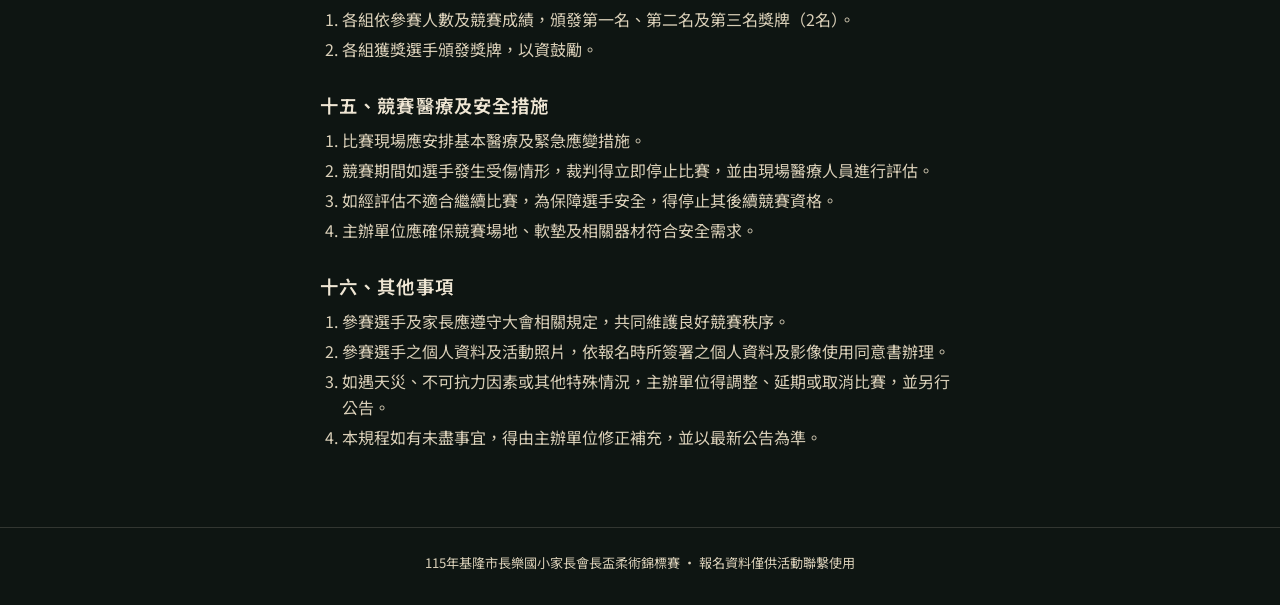
<file: rules.html>
<!DOCTYPE html>
<html lang="zh-Hant">
<head>
  <meta charset="UTF-8" />
  <meta name="viewport" content="width=device-width, initial-scale=1" />
  <title>競賽規程｜115年基隆市長樂國小家長會長盃柔術錦標賽</title>
  <link rel="preconnect" href="https://fonts.googleapis.com" />
  <link rel="preconnect" href="https://fonts.gstatic.com" crossorigin />
  <link href="https://fonts.googleapis.com/css2?family=Noto+Sans+TC:wght@400;500;700&family=Oswald:wght@500;600;700&display=swap" rel="stylesheet" />
  <link rel="stylesheet" href="css/styles.css" />
</head>
<body>
  <div class="noise" aria-hidden="true"></div>

  <header class="site-header">
    <a class="brand" href="index.html">115年基隆市長樂國小家長會長盃柔術錦標賽<span></span></a>
    <nav class="nav">
      <a href="index.html">介紹</a>
      <a href="rules.html" class="is-active">競賽規程</a>
      <a href="register.html">報名</a>
      <a href="athletes.html">選手列表</a>
      
      
      <!--<a href="matches.html">對戰表</a>-->
      <a href="edit.html">修改資料</a>
      
    </nav>
  </header>

  <main class="page">
    <div class="page-intro">
      <h1>競賽規程</h1>
      <p>115年基隆市長樂國小家長會長盃柔術錦標賽</p>
    </div>

    <article class="rules-body">
      <section>
        <h2>一、比賽宗旨</h2>
        <p>為推廣基隆柔術運動，培養學童規律運動習慣，促進身心健康發展，透過柔術競技活動，培養學童尊重、紀律、勇氣、自信及運動家精神，並藉由比賽增進學校社團、民間訓練單位之間的交流與友誼，提供學童展現平日訓練成果的舞台。</p>
      </section>

      <section>
        <h2>二、指導單位</h2>
        <p>基隆市長樂國民小學</p>
      </section>

      <section>
        <h2>三、主辦單位</h2>
        <p>基隆市長樂國小家長會、基隆市柔術協會</p>
      </section>

      <section>
        <h2>四、承辦單位</h2>
        <p>基隆市長樂國民小學巴西柔術社、基隆市柔術協會</p>
      </section>

      <section>
        <h2>五、協辦單位</h2>
        <p>基隆市長樂國民小學、Jabari Jiu-Jitsu（伽戰柔術）</p>
      </section>

      <section>
        <h2>六、贊助單位</h2>
        <p>社團法人基隆市牙醫師公會、基隆市私立安馨居家長照機構</p>
      </section>

      <section>
        <h2>七、比賽日期</h2>
        <p>中華民國115年12月13日（星期日）</p>
      </section>

      <section>
        <h2>八、比賽地點</h2>
        <p>基隆市長樂國小 3 樓禮堂<br />地址：基隆市安樂區樂利三街30巷123號</p>
      </section>

      <section>
        <h2>九、報名方式及費用</h2>
        <ol>
          <li>報名方式：採線上報名，依主辦單位公告之報名表單填寫資料。</li>
          <li>報名資格：凡符合各組年齡及競賽資格之白帶學童，均可報名參加。</li>
          <li>報名費用：每位選手新臺幣500元。</li>
          <li>報名截止日期：115年11月26日（星期四晚上23:59）。</li>
          <li>報名完成後，如因個人因素無法參賽，恕不退費。</li>
        </ol>
      </section>

      <section>
        <h2>十、參賽資格及年齡分組</h2>
        <ol>
          <li>參賽資格限長樂國小巴西柔術社學生及 Jabari Jiu-Jitsu（伽戰柔術）道館學生。</li>
          <li>參賽選手須具備基本柔術訓練經驗及相關運動能力，並了解基本競賽規則。</li>
          <li>未滿18歲之選手，報名時須由法定代理人簽署參賽同意書及個人資料使用同意書。</li>
          <li>年齡分組以比賽當日年齡為計算基準，分組如下：
            <ul>
              <li>兒童組：未滿8歲。〈2018年12月13日（不含當天）以後出生〉</li>
              <li>少年組：8歲至10歲。〈2015年12月13日（不含當天）以後出生，2018年12月13日（含當天）以前出生〉</li>
              <li>青少年組：11歲至12歲。〈2013年12月13日（不含當天）以後出生，2015年12月13日（含當天）以前出生〉</li>
              <li>青年組：13歲至未滿16歲。〈2010年12月13日（不含當天）以後出生，2013年12月13日（含當天）以前出生〉</li>
            </ul>
          </li>
          <li>各組得依實際報名人數、年齡、體重及訓練程度進行分組調整。</li>
          <li>主辦單位得視報名情形，合併或調整組別，以維護競賽公平性及選手安全。</li>
        </ol>
      </section>

      <section>
        <h2>十一、競賽組別與量級</h2>
        <h3>競賽組別</h3>
        <ol>
          <li>兒童男子組。</li>
          <li>兒童女子組。</li>
          <li>兒童混合組（視報名情況後安排）。</li>
          <li>少年男子組。</li>
          <li>少年女子組。</li>
          <li>少年混合組（視報名情況後安排）。</li>
          <li>青少年男子組。</li>
          <li>青少年女子組。</li>
          <li>青少年混合組（視報名情況後安排）。</li>
          <li>青年男子組。</li>
          <li>青年女子組。</li>
          <li>青年混合組（視報名情況後安排）。</li>
        </ol>

        <h3>兒童、少年男子組</h3>
        <ol>
          <li>-25公斤級：25.00公斤以下</li>
          <li>-28公斤級：25.01公斤～28.00公斤</li>
          <li>-32公斤級：28.01公斤～32.00公斤</li>
          <li>-36公斤級：32.01公斤～36.00公斤</li>
          <li>-40公斤級：36.01公斤～40.00公斤</li>
          <li>-44公斤級：40.01公斤～44.00公斤</li>
          <li>-48公斤級：44.01公斤～48.00公斤</li>
          <li>-52公斤級：48.01公斤～52.00公斤</li>
          <li>+52公斤級：52.01公斤以上</li>
        </ol>

        <h3>兒童、少年女子組</h3>
        <ol>
          <li>-22公斤級：22.00公斤以下</li>
          <li>-25公斤級：22.01公斤～25.00公斤</li>
          <li>-28公斤級：25.01公斤～28.00公斤</li>
          <li>-32公斤級：28.01公斤～32.00公斤</li>
          <li>-36公斤級：32.01公斤～36.00公斤</li>
          <li>-40公斤級：36.01公斤～40.00公斤</li>
          <li>-44公斤級：40.01公斤～44.00公斤</li>
          <li>-48公斤級：44.01公斤～48.00公斤</li>
          <li>+48公斤級：48.01公斤以上</li>
        </ol>

        <h3>青少年男子組</h3>
        <ol>
          <li>-32公斤級：32.00公斤以下</li>
          <li>-36公斤級：32.01公斤～36.00公斤</li>
          <li>-40公斤級：36.01公斤～40.00公斤</li>
          <li>-44公斤級：40.01公斤～44.00公斤</li>
          <li>-48公斤級：44.01公斤～48.00公斤</li>
          <li>-52公斤級：48.01公斤～52.00公斤</li>
          <li>-56公斤級：52.01公斤～56.00公斤</li>
          <li>-62公斤級：56.01公斤～62.00公斤</li>
          <li>-69公斤級：62.01公斤～69.00公斤</li>
          <li>-77公斤級：69.01公斤～77.00公斤</li>
          <li>+77公斤級：77.01公斤以上</li>
        </ol>

        <h3>青少年女子組</h3>
        <ol>
          <li>-25公斤級：25.00公斤以下</li>
          <li>-28公斤級：25.01公斤～28.00公斤</li>
          <li>-32公斤級：28.01公斤～32.00公斤</li>
          <li>-36公斤級：32.01公斤～36.00公斤</li>
          <li>-40公斤級：36.01公斤～40.00公斤</li>
          <li>-44公斤級：40.01公斤～44.00公斤</li>
          <li>-48公斤級：44.01公斤～48.00公斤</li>
          <li>-52公斤級：48.01公斤～52.00公斤</li>
          <li>-57公斤級：52.01公斤～57.00公斤</li>
          <li>-63公斤級：57.01公斤～63.00公斤</li>
          <li>+63公斤級：63.01公斤以上</li>
        </ol>

        <h3>青年男子組</h3>
        <ol>
          <li>-48公斤級：48.00公斤以下</li>
          <li>-52公斤級：48.01公斤～52.00公斤</li>
          <li>-56公斤級：52.01公斤～56.00公斤</li>
          <li>-62公斤級：56.01公斤～62.00公斤</li>
          <li>-69公斤級：62.01公斤～69.00公斤</li>
          <li>-77公斤級：69.01公斤～77.00公斤</li>
          <li>-85公斤級：77.01公斤～85.00公斤</li>
          <li>+85公斤級：85.01公斤以上</li>
        </ol>

        <h3>青年女子組</h3>
        <ol>
          <li>-40公斤級：40.00公斤以下</li>
          <li>-44公斤級：40.01公斤～44.00公斤</li>
          <li>-48公斤級：44.01公斤～48.00公斤</li>
          <li>-52公斤級：48.01公斤～52.00公斤</li>
          <li>-57公斤級：52.01公斤～57.00公斤</li>
          <li>-63公斤級：57.01公斤～63.00公斤</li>
          <li>-70公斤級：63.01公斤～70.00公斤</li>
          <li>+70公斤級：70.01公斤以上</li>
        </ol>
      </section>

      <section>
        <h2>十二、競賽辦法</h2>
        <ol>
          <li>競賽規則以台灣柔術總會（TJJF）相關柔術競賽規則為參考，並依兒童及青少年選手之年齡特性，訂定適用之競賽規範。</li>
          <li>競賽分組依年齡、性別、體重及實際報名人數安排。</li>
          <li>體重分級由主辦單位依報名情況公告，必要時得調整級別。</li>
          <li>比賽採淘汰制或循環賽制，依各組報名人數決定。</li>
          <li>比賽時間及計分方式由裁判長依各組年齡及競賽規則統一公告。</li>
          <li>競賽過程中，選手應尊重裁判判決，不得有辱罵、挑釁或其他違反運動精神之行為。</li>
          <li>有關比賽規則及未盡事宜，由裁判長及競賽組依現場狀況裁定。</li>
        </ol>
      </section>

      <section>
        <h2>十三、選手注意事項</h2>
        <ol>
          <li>選手應於規定時間內完成報到、量級確認及檢錄，逾時未到者視同放棄參賽。</li>
          <li>選手須穿著符合競賽規定之柔術道服。</li>
          <li>選手應修剪指甲，不得配戴手錶、飾品或其他可能造成自身及對手受傷之物品。</li>
          <li>選手須自行評估身體狀況，如有受傷、疾病或其他不適合參賽之情形，應主動告知主辦單位及裁判。</li>
          <li>比賽期間應遵守裁判指示，禁止使用不符合該年齡組規定之危險技術。</li>
          <li>選手如有故意傷害對手、違反競賽規則或其他危害安全之行為，裁判得視情節予以警告、扣分或取消資格。</li>
        </ol>
      </section>

      <section>
        <h2>十四、獎勵辦法</h2>
        <ol>
          <li>各組依參賽人數及競賽成績，頒發第一名、第二名及第三名獎牌（2名）。</li>
          <li>各組獲獎選手頒發獎牌，以資鼓勵。</li>
        </ol>
      </section>

      <section>
        <h2>十五、競賽醫療及安全措施</h2>
        <ol>
          <li>比賽現場應安排基本醫療及緊急應變措施。</li>
          <li>競賽期間如選手發生受傷情形，裁判得立即停止比賽，並由現場醫療人員進行評估。</li>
          <li>如經評估不適合繼續比賽，為保障選手安全，得停止其後續競賽資格。</li>
          <li>主辦單位應確保競賽場地、軟墊及相關器材符合安全需求。</li>
        </ol>
      </section>

      <section>
        <h2>十六、其他事項</h2>
        <ol>
          <li>參賽選手及家長應遵守大會相關規定，共同維護良好競賽秩序。</li>
          <li>參賽選手之個人資料及活動照片，依報名時所簽署之個人資料及影像使用同意書辦理。</li>
          <li>如遇天災、不可抗力因素或其他特殊情況，主辦單位得調整、延期或取消比賽，並另行公告。</li>
          <li>本規程如有未盡事宜，得由主辦單位修正補充，並以最新公告為準。</li>
        </ol>
      </section>
    </article>
  </main>

  <footer class="site-footer">
    <p>115年基隆市長樂國小家長會長盃柔術錦標賽 · 報名資料僅供活動聯繫使用</p>
  </footer>
</body>
</html>
</file>
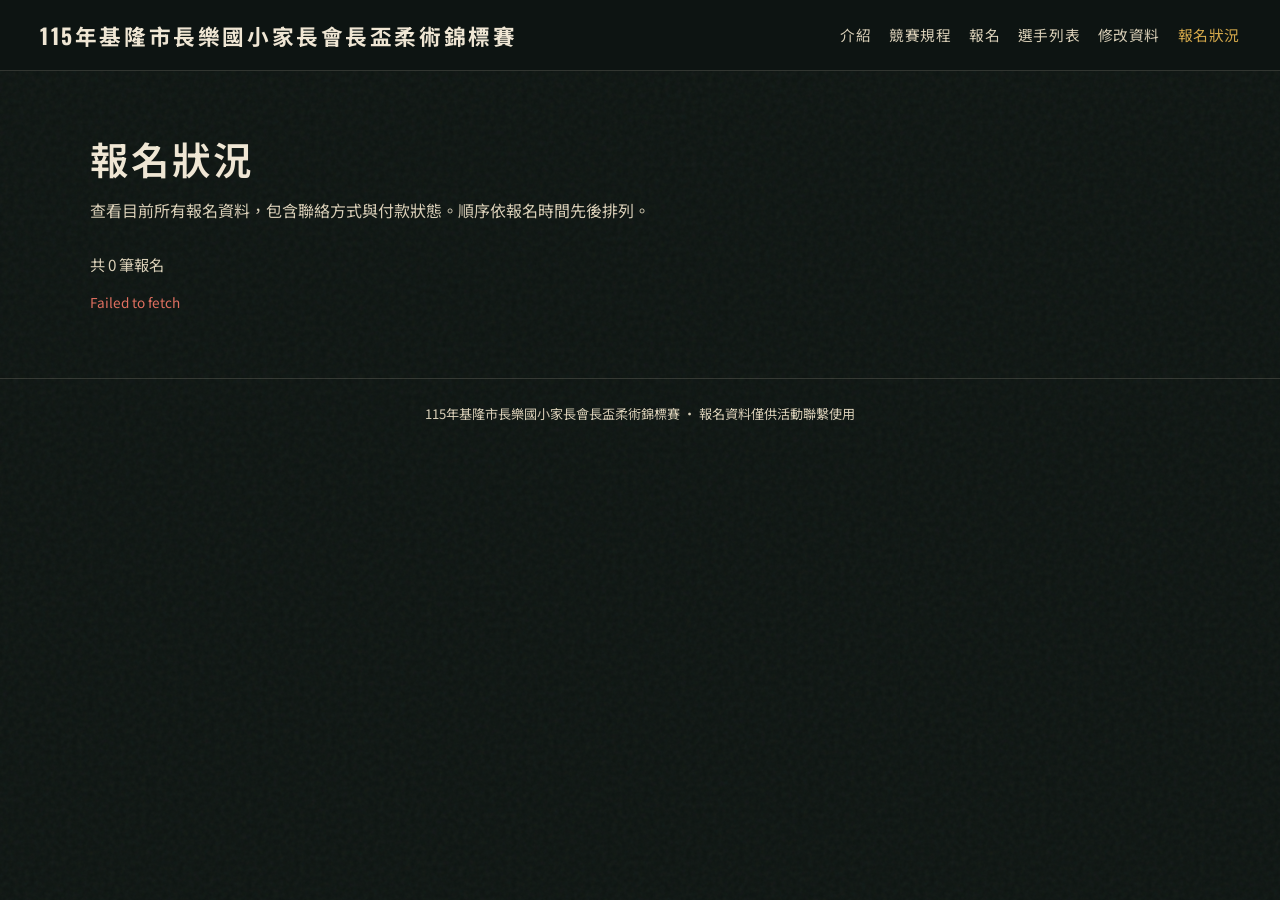
<file: status.html>
<!DOCTYPE html>
<html lang="zh-Hant">
<head>
  <meta charset="UTF-8" />
  <meta name="viewport" content="width=device-width, initial-scale=1" />
  <title>報名狀況｜115年基隆市長樂國小家長會長盃柔術錦標賽</title>
  <link rel="preconnect" href="https://fonts.googleapis.com" />
  <link rel="preconnect" href="https://fonts.gstatic.com" crossorigin />
  <link href="https://fonts.googleapis.com/css2?family=Noto+Sans+TC:wght@400;500;700&family=Oswald:wght@500;600;700&display=swap" rel="stylesheet" />
  <link rel="stylesheet" href="css/styles.css" />
</head>
<body>
  <div class="noise" aria-hidden="true"></div>

  <header class="site-header">
    <a class="brand" href="index.html">115年基隆市長樂國小家長會長盃柔術錦標賽<span></span></a>
    <nav class="nav">
      <a href="index.html">介紹</a>
      <a href="rules.html">競賽規程</a>
      <a href="register.html">報名</a>
      <a href="athletes.html">選手列表</a>
      
      
      <!--<a href="matches.html">對戰表</a>-->
      <a href="edit.html">修改資料</a>
      <a href="status.html" class="is-active">報名狀況</a>
    </nav>
  </header>

  <main class="page page-status">
    <div class="page-intro">
      <h1>報名狀況</h1>
      <p>查看目前所有報名資料，包含聯絡方式與付款狀態。順序依報名時間先後排列。</p>
    </div>

    <p class="list-count" id="status-count">載入中…</p>
    <p class="field-error" id="status-error" hidden></p>
    <div id="status-root" class="status-scroll" aria-live="polite"></div>
  </main>

  <footer class="site-footer">
    <p>115年基隆市長樂國小家長會長盃柔術錦標賽 · 報名資料僅供活動聯繫使用</p>
  </footer>

  <script src="js/config.js?v=20261112n"></script>
  <script src="js/storage.js?v=20261112n"></script>
  <script src="js/status.js?v=20261112o"></script>
</body>
</html>
</file>
<file: css/styles.css>
:root {
  --ink: #0e1512;
  --mat: #16352b;
  --mat-mid: #1f4a3b;
  --sand: #efe6d4;
  --sand-dim: #d9cfb8;
  --gold: #d4a84b;
  --gold-deep: #b8892e;
  --line: rgba(239, 230, 212, 0.16);
  --danger: #e07060;
  --radius: 4px;
  --font-display: "Oswald", "Noto Sans TC", sans-serif;
  --font-body: "Noto Sans TC", sans-serif;
  --max: 720px;
}

*,
*::before,
*::after {
  box-sizing: border-box;
}

html {
  scroll-behavior: smooth;
}

body {
  margin: 0;
  min-height: 100vh;
  font-family: var(--font-body);
  color: var(--sand);
  background: var(--ink);
  line-height: 1.6;
  position: relative;
}

.noise {
  pointer-events: none;
  position: fixed;
  inset: 0;
  z-index: 0;
  opacity: 0.05;
  background-image: url("data:image/svg+xml,%3Csvg viewBox='0 0 200 200' xmlns='http://www.w3.org/2000/svg'%3E%3Cfilter id='n'%3E%3CfeTurbulence type='fractalNoise' baseFrequency='0.85' numOctaves='4' stitchTiles='stitch'/%3E%3C/filter%3E%3Crect width='100%25' height='100%25' filter='url(%23n)'/%3E%3C/svg%3E");
}

.site-header,
main,
.site-footer {
  position: relative;
  z-index: 1;
}

.site-header {
  display: flex;
  align-items: center;
  justify-content: space-between;
  gap: 1rem;
  padding: 1.1rem clamp(1.2rem, 4vw, 2.5rem);
  border-bottom: 1px solid var(--line);
  background: rgba(14, 21, 18, 0.85);
  backdrop-filter: blur(10px);
  position: sticky;
  top: 0;
}

.brand {
  font-family: var(--font-display);
  font-size: 1.35rem;
  letter-spacing: 0.12em;
  color: var(--sand);
  text-decoration: none;
  font-weight: 700;
}

.brand span {
  color: var(--gold);
  margin-left: 0.15em;
}

.nav {
  display: flex;
  gap: 0.35rem 1.1rem;
  flex-wrap: wrap;
}

.nav a {
  color: var(--sand-dim);
  text-decoration: none;
  font-size: 0.92rem;
  letter-spacing: 0.04em;
  transition: color 0.2s ease;
}

.nav a:hover,
.nav a.is-active {
  color: var(--gold);
}

/* Hero */
.hero {
  position: relative;
  min-height: calc(100vh - 4.2rem);
  display: grid;
  align-items: end;
  overflow: hidden;
}

.hero-bg {
  position: absolute;
  inset: 0;
  background:
    linear-gradient(180deg, rgba(14, 21, 18, 0.25) 0%, rgba(14, 21, 18, 0.92) 78%),
    linear-gradient(115deg, var(--mat) 0%, #0a1f18 42%, #1a1208 100%);
  transform: scale(1.02);
  animation: hero-drift 14s ease-in-out infinite alternate;
}

.hero-bg::after {
  content: "";
  position: absolute;
  inset: 0;
  background:
    radial-gradient(ellipse 70% 50% at 70% 30%, rgba(212, 168, 75, 0.18), transparent 55%),
    repeating-linear-gradient(
      -18deg,
      transparent,
      transparent 48px,
      rgba(239, 230, 212, 0.03) 48px,
      rgba(239, 230, 212, 0.03) 49px
    );
}

@keyframes hero-drift {
  from { transform: scale(1.02) translateY(0); }
  to { transform: scale(1.06) translate(-1%, -1%); }
}

.hero-content {
  position: relative;
  padding: clamp(2rem, 8vw, 5rem) clamp(1.2rem, 4vw, 2.5rem) clamp(3rem, 8vw, 5rem);
  max-width: min(100%, 84rem);
  animation: rise 0.9s ease both;
}

@keyframes rise {
  from { opacity: 0; transform: translateY(22px); }
  to { opacity: 1; transform: translateY(0); }
}

.brand-mark {
  margin: 0 0 0.6rem;
  font-family: var(--font-display);
  letter-spacing: 0.28em;
  color: var(--gold);
  font-size: 0.95rem;
}

.hero h1 {
  margin: 0 0 0.85rem;
  font-family: var(--font-display);
  font-weight: 600;
  font-size: clamp(2.4rem, 8vw, 4.2rem);
  line-height: 1.1;
  letter-spacing: 0.04em;
}

.lede {
  margin: 0 0 1.8rem;
  color: var(--sand-dim);
  font-size: 1.05rem;
  max-width: 46rem;
}

.cta-row {
  display: flex;
  flex-wrap: wrap;
  gap: 0.75rem;
}

.btn {
  display: inline-flex;
  align-items: center;
  justify-content: center;
  gap: 0.4rem;
  padding: 0.78rem 1.35rem;
  border: 1px solid transparent;
  border-radius: var(--radius);
  font-family: var(--font-body);
  font-size: 0.95rem;
  font-weight: 700;
  letter-spacing: 0.04em;
  text-decoration: none;
  cursor: pointer;
  transition: transform 0.18s ease, background 0.18s ease, border-color 0.18s ease, color 0.18s ease;
}

.btn:active {
  transform: translateY(1px);
}

.btn:disabled {
  opacity: 0.45;
  cursor: not-allowed;
}

.btn-primary {
  background: var(--gold);
  color: var(--ink);
}

.btn-primary:hover {
  background: var(--gold-deep);
  color: #fff;
}

.btn-ghost {
  background: transparent;
  border-color: var(--line);
  color: var(--sand);
}

.btn-ghost:hover {
  border-color: var(--gold);
  color: var(--gold);
}

.btn-block {
  width: 100%;
}

/* Sections */
.section {
  padding: clamp(3rem, 8vw, 5rem) clamp(1.2rem, 4vw, 2.5rem);
  border-top: 1px solid var(--line);
}

.section-inner {
  max-width: var(--max);
  margin: 0 auto;
}

.section-inner.wide {
  max-width: 1100px;
}

.section h2 {
  margin: 0 0 1rem;
  font-family: var(--font-display);
  font-size: clamp(1.6rem, 4vw, 2.2rem);
  letter-spacing: 0.08em;
  font-weight: 600;
}

.section p {
  margin: 0 0 1.2rem;
  color: var(--sand-dim);
}

.section-lead {
  margin-bottom: 1.6rem !important;
}

.meta-list {
  list-style: none;
  margin: 1.5rem 0 0;
  padding: 0;
  border-top: 1px solid var(--line);
}

.meta-list li {
  display: grid;
  grid-template-columns: 7rem 1fr;
  gap: 1rem;
  padding: 0.85rem 0;
  border-bottom: 1px solid var(--line);
  font-size: 0.98rem;
}

.meta-list span {
  color: var(--gold);
  font-weight: 700;
  letter-spacing: 0.04em;
}

.weight-boards {
  display: grid;
  gap: 1.4rem;
  margin-top: 1.8rem;
}

.weight-boards > h3,
.weight-board h4 {
  margin: 0;
  font-family: var(--font-display);
  letter-spacing: 0.08em;
  font-weight: 600;
}

.weight-boards > h3 {
  font-size: 1.35rem;
}

.weight-board h4 {
  margin-bottom: 0.7rem;
  color: var(--gold);
  font-size: 1.05rem;
}

.weight-scroll {
  overflow-x: auto;
}

.weight-table {
  width: 100%;
  min-width: 64rem;
  border-collapse: collapse;
  font-size: 0.84rem;
}

.weight-table th,
.weight-table td {
  border: 1px solid var(--line);
  padding: 0.5rem 0.4rem;
  text-align: center;
  white-space: nowrap;
}

.weight-table thead th {
  color: var(--gold);
  font-weight: 700;
  background: rgba(212, 168, 75, 0.08);
}

.weight-table tbody th {
  text-align: left;
  color: var(--sand);
  font-weight: 700;
  background: rgba(14, 21, 18, 0.92);
}

.rules-body h2 {
  margin: 1.7rem 0 0.55rem;
  font-family: var(--font-display);
  font-size: 1.15rem;
  letter-spacing: 0.06em;
  font-weight: 600;
}

.rules-body p,
.rules-body li {
  color: var(--sand-dim);
}

.rules-body ol,
.rules-body ul {
  margin: 0.35rem 0 0.8rem;
  padding-left: 1.35rem;
}

.rules-body li + li {
  margin-top: 0.28rem;
}

.rules-body h3 {
  margin: 1rem 0 0.4rem;
  color: var(--gold);
  font-size: 1rem;
  font-weight: 700;
}

.fee-grid {
  display: grid;
  grid-template-columns: repeat(2, minmax(0, 1fr));
  gap: 1.5rem;
  margin-bottom: 1.4rem;
}

@media (max-width: 560px) {
  .fee-grid {
    grid-template-columns: 1fr;
  }
}

.fee-item {
  padding: 1.4rem 0;
  border-top: 2px solid var(--gold);
}

.fee-item h3 {
  margin: 0 0 1rem;
  font-family: var(--font-display);
  font-size: 1.35rem;
  letter-spacing: 0.06em;
  font-weight: 600;
}

.fee-item h3 small {
  display: block;
  margin-top: 0.25rem;
  font-family: var(--font-body);
  font-size: 0.8rem;
  font-weight: 500;
  color: var(--sand-dim);
  letter-spacing: 0;
}

.price {
  margin: 0 0 0.45rem;
  display: flex;
  align-items: baseline;
  gap: 0.4rem;
}

.price strong {
  font-family: var(--font-display);
  font-size: 1.65rem;
  letter-spacing: 0.03em;
  color: var(--sand);
}

.price span,
.price.alt strong {
  font-size: 1.15rem;
  color: var(--sand-dim);
  font-weight: 500;
}

.price.alt span {
  font-size: 0.85rem;
}

.note {
  font-size: 0.9rem;
  margin-bottom: 1.5rem !important;
}

/* Forms / pages */
.page {
  max-width: var(--max);
  margin: 0 auto;
  padding: clamp(2rem, 6vw, 3.5rem) clamp(1.2rem, 4vw, 2.5rem) 4rem;
  animation: rise 0.55s ease both;
}

.page-intro h1 {
  margin: 0 0 0.6rem;
  font-family: var(--font-display);
  font-size: clamp(1.8rem, 5vw, 2.4rem);
  letter-spacing: 0.08em;
  font-weight: 600;
}

.page-intro p {
  margin: 0 0 1.8rem;
  color: var(--sand-dim);
}

.form {
  display: grid;
  gap: 1.5rem;
}

.form-compact {
  margin-bottom: 2rem;
}

fieldset {
  margin: 0;
  padding: 1.25rem 0 0;
  border: none;
  border-top: 1px solid var(--line);
}

legend {
  padding: 0 0.4rem 0 0;
  font-family: var(--font-display);
  letter-spacing: 0.1em;
  font-size: 1.05rem;
  color: var(--gold);
}

label {
  display: grid;
  gap: 0.4rem;
  margin-top: 1rem;
  font-size: 0.9rem;
  font-weight: 500;
  color: var(--sand-dim);
}

input[type="text"],
input[type="tel"],
input[type="email"],
select {
  width: 100%;
  padding: 0.75rem 0.85rem;
  border: 1px solid var(--line);
  border-radius: var(--radius);
  background: rgba(255, 255, 255, 0.03);
  color: var(--sand);
  font: inherit;
  transition: border-color 0.2s ease, background 0.2s ease;
}

select {
  appearance: none;
  background-image: linear-gradient(45deg, transparent 50%, var(--gold) 50%),
    linear-gradient(135deg, var(--gold) 50%, transparent 50%);
  background-position: calc(100% - 18px) 55%, calc(100% - 12px) 55%;
  background-size: 6px 6px, 6px 6px;
  background-repeat: no-repeat;
  padding-right: 2rem;
}

select option {
  color: #111;
}

input:focus,
select:focus {
  outline: none;
  border-color: var(--gold);
  background-color: rgba(212, 168, 75, 0.06);
}

.hint {
  margin: 0.65rem 0 0;
  font-size: 0.85rem;
  color: var(--sand-dim);
}

.check-row,
.radio-row {
  display: grid;
  grid-template-columns: repeat(auto-fit, minmax(8.5rem, 1fr));
  gap: 0.65rem;
  margin-top: 0.9rem;
}

.radio-row.is-locked {
  pointer-events: none;
}

.field-label {
  margin: 1rem 0 0;
  font-size: 0.9rem;
  font-weight: 500;
  color: var(--sand-dim);
}

.birth-row {
  display: grid;
  grid-template-columns: 1.4fr 1fr 1fr;
  gap: 0.75rem;
}

.birth-row label {
  margin-top: 0.45rem;
}

.category-result {
  margin: 0.2rem 0 0;
  color: var(--gold);
  font-weight: 700;
}

.check,
.radio {
  display: flex;
  align-items: center;
  gap: 0.7rem;
  margin: 0;
  padding: 0.85rem 1rem;
  border: 1px solid var(--line);
  border-radius: var(--radius);
  cursor: pointer;
  transition: border-color 0.2s ease, background 0.2s ease;
  color: var(--sand);
  font-weight: 500;
}

.check:hover,
.radio:hover {
  border-color: rgba(212, 168, 75, 0.45);
}

.check:has(input:checked),
.radio:has(input:checked) {
  border-color: var(--gold);
  background: rgba(212, 168, 75, 0.08);
}

.check input,
.radio input {
  accent-color: var(--gold);
  width: 1.05rem;
  height: 1.05rem;
}

.transfer-box,
.child-box {
  margin-top: 1rem;
  padding: 1rem;
  border-left: 3px solid var(--gold);
  background: rgba(22, 53, 43, 0.45);
}

.child-box label:first-child {
  margin-top: 0;
}

.summary-note {
  margin-left: 0.35rem;
  color: var(--sand-dim);
  font-size: 0.9rem;
}

.page-wide {
  max-width: 960px;
}

.list-toolbar {
  display: flex;
  flex-wrap: wrap;
  align-items: end;
  justify-content: space-between;
  gap: 1rem;
  margin-bottom: 1.4rem;
}

.filter-label {
  margin: 0;
  min-width: 12rem;
  display: grid;
  gap: 0.4rem;
  font-size: 0.9rem;
  font-weight: 500;
  color: var(--sand-dim);
}

.list-meta {
  display: grid;
  gap: 0.25rem;
  text-align: right;
}

.filter-status {
  margin: 0;
  color: var(--gold);
  font-size: 0.95rem;
  font-weight: 700;
}

.list-count {
  margin: 0;
  color: var(--sand-dim);
  font-size: 0.95rem;
}

.athletes-root {
  display: grid;
  gap: 2rem;
}

.athlete-scroll {
  overflow-x: auto;
}

.athlete-table {
  width: 100%;
  border-collapse: collapse;
  font-size: 0.95rem;
}

.athlete-table th,
.athlete-table td {
  border-bottom: 1px solid var(--line);
  padding: 0.65rem 0.4rem;
  text-align: left;
  vertical-align: top;
}

.athlete-table thead th {
  color: var(--gold);
  font-weight: 700;
  background: rgba(212, 168, 75, 0.08);
  white-space: nowrap;
}

.athlete-table tbody th,
.athlete-table .gender-cell,
.athlete-table .count-cell {
  white-space: nowrap;
}

.athlete-table .weight-cell {
  white-space: normal;
  min-width: 6.2rem;
}

.athlete-table tbody th {
  color: var(--sand);
  font-weight: 700;
}

.athlete-table .name-cell {
  color: var(--sand-dim);
  line-height: 1.7;
  word-break: keep-all;
}

.save-status {
  margin: 0;
  color: var(--gold);
  font-size: 0.92rem;
}

.bracket-list {
  display: grid;
  gap: 1.6rem;
}

.bracket-block {
  border-top: 1px solid var(--line);
  padding-top: 1rem;
}

.bracket-block h2 {
  margin: 0;
  font-family: var(--font-display);
  font-size: clamp(1.25rem, 3vw, 1.6rem);
  font-weight: 600;
  letter-spacing: 0.06em;
}

.bracket-meta {
  display: flex;
  flex-wrap: wrap;
  justify-content: space-between;
  gap: 0.4rem 1rem;
  margin-bottom: 0.8rem;
}

.bracket-meta span,
.bracket-note {
  color: var(--sand-dim);
  font-size: 0.92rem;
}

.bracket-note {
  margin: 0 0 0.8rem;
}

.match-list {
  display: grid;
  gap: 0.75rem;
}

.match-card {
  display: grid;
  gap: 0.35rem;
}

.match-label {
  margin: 0;
  color: var(--gold);
  font-size: 0.85rem;
  font-weight: 700;
}

.match-row {
  display: grid;
  grid-template-columns: minmax(0, 1fr) auto minmax(0, 1fr);
  gap: 0.55rem;
  align-items: center;
}

.match-row select {
  min-width: 0;
}

.match-vs {
  color: var(--gold);
  font-family: var(--font-display);
  letter-spacing: 0.08em;
}

.match-name,
.bye-label {
  margin: 0;
  padding: 0.7rem 0.8rem;
  border: 1px solid var(--line);
  border-radius: var(--radius);
  background: rgba(255, 255, 255, 0.03);
}

.bye-label {
  color: var(--sand-dim);
  border-style: dashed;
}

.pool {
  display: grid;
  gap: 0.7rem;
  min-width: 0;
}

.pool h3 {
  margin: 0;
  color: var(--gold);
  font-size: 0.98rem;
  font-weight: 700;
}

.pool-columns {
  display: grid;
  gap: 0.85rem;
}

.pool .pool {
  padding-left: 0.75rem;
  border-left: 2px solid rgba(212, 168, 75, 0.35);
}

@media (min-width: 860px) {
  .pool-columns {
    grid-template-columns: 1fr 1fr;
  }
}

.friendly-toolbar {
  margin: 0 0 1rem;
}

#friendly-count {
  margin-bottom: 1rem;
}

.friendly-list {
  display: grid;
  gap: 1rem;
}

.friendly-match {
  padding-bottom: 0.2rem;
}

.friendly-row {
  display: grid;
  grid-template-columns: minmax(0, 1fr) auto minmax(0, 1fr);
  gap: 0.55rem;
  align-items: center;
}

.friendly-row select {
  min-width: 0;
}

.friendly-row .btn {
  grid-column: 1 / -1;
  justify-self: end;
}

@media (min-width: 860px) {
  .friendly-row {
    grid-template-columns: minmax(0, 1fr) auto minmax(0, 1fr) auto;
  }

  .friendly-row .btn {
    grid-column: auto;
    justify-self: auto;
    white-space: nowrap;
  }
}

.athletes-root.is-updating {
  animation: list-fade 0.25s ease;
}

@keyframes list-fade {
  from { opacity: 0.45; transform: translateY(4px); }
  to { opacity: 1; transform: translateY(0); }
}

.division-block {
  border-top: 1px solid var(--line);
  padding-top: 1.2rem;
}

.division-header {
  display: flex;
  flex-wrap: wrap;
  align-items: baseline;
  justify-content: space-between;
  gap: 0.6rem 1rem;
  margin-bottom: 1rem;
}

.division-header h2 {
  margin: 0;
  font-family: var(--font-display);
  font-size: clamp(1.4rem, 3vw, 1.8rem);
  letter-spacing: 0.08em;
  font-weight: 600;
}

.division-header span {
  color: var(--sand-dim);
  font-size: 0.92rem;
}

.bracket-grid {
  display: grid;
  gap: 1rem;
}

.bracket-group {
  padding: 1rem 0;
  border-bottom: 1px solid var(--line);
}

.bracket-group:last-child {
  border-bottom: none;
}

.bracket-group h3 {
  margin: 0 0 0.7rem;
  display: flex;
  flex-wrap: wrap;
  align-items: baseline;
  gap: 0.25rem 0.35rem;
  font-size: 1.02rem;
  font-weight: 700;
  color: var(--gold);
}

.bracket-sep {
  color: var(--sand-dim);
  font-weight: 500;
}

.bracket-count {
  margin-left: 0.35rem;
  color: var(--sand-dim);
  font-size: 0.85rem;
  font-weight: 500;
}

.athlete-names {
  margin: 0;
  padding-left: 1.25rem;
  color: var(--sand-dim);
  line-height: 1.8;
}

.athlete-names li {
  padding: 0.1rem 0;
}

.empty-note {
  margin: 0;
  color: var(--sand-dim);
}

.transfer-box[hidden],
.form[hidden],
[hidden] {
  display: none !important;
}

.closed-note h2 {
  margin: 0 0 0.7rem;
  font-family: var(--font-display);
  font-size: clamp(1.4rem, 4vw, 1.8rem);
  letter-spacing: 0.06em;
  font-weight: 600;
}

.closed-note p {
  margin: 0;
  color: var(--sand-dim);
  line-height: 1.8;
}

html.reg-closed .page-intro p,
html.reg-closed #reg-form,
html.edit-closed .page-intro p,
html.edit-closed #lookup-form,
html.edit-closed #edit-form {
  display: none !important;
}

html.reg-closed #reg-closed,
html.edit-closed #edit-closed {
  display: block !important;
}

.bank-info {
  margin: 0 0 0.75rem;
  font-size: 0.88rem;
  color: var(--sand-dim);
  line-height: 1.7;
}

.field-error {
  margin: 0.55rem 0 0;
  color: var(--danger);
  font-size: 0.85rem;
}

.summary {
  padding: 1rem 0;
  border-top: 1px solid var(--line);
  font-size: 1.05rem;
}

.summary strong {
  font-family: var(--font-display);
  font-size: 1.45rem;
  letter-spacing: 0.03em;
  color: var(--gold);
  margin-left: 0.35rem;
}

.form-actions {
  display: flex;
  gap: 0.75rem;
  justify-content: flex-end;
  flex-wrap: wrap;
}

.dialog {
  border: 1px solid var(--line);
  border-radius: 6px;
  padding: 1.6rem;
  background: #14201b;
  color: var(--sand);
  max-width: 22rem;
  width: calc(100% - 2rem);
}

.dialog::backdrop {
  background: rgba(6, 10, 8, 0.72);
}

.dialog h2 {
  margin: 0 0 0.75rem;
  font-family: var(--font-display);
  letter-spacing: 0.08em;
}

.dialog p {
  margin: 0 0 0.6rem;
  color: var(--sand-dim);
}

.dialog .code {
  font-family: var(--font-display);
  font-size: 1.6rem;
  letter-spacing: 0.12em;
  color: var(--gold);
  margin: 0.4rem 0 0.9rem;
}

.dialog-note {
  font-size: 0.88rem;
}

.dialog-actions {
  display: flex;
  gap: 0.6rem;
  justify-content: flex-end;
  flex-wrap: wrap;
  margin-top: 1.2rem;
}

.page-status {
  max-width: 1180px;
}

.page-status .list-count {
  margin-bottom: 1rem;
}

.status-scroll {
  overflow-x: auto;
}

.status-table {
  width: 100%;
  min-width: 68rem;
  border-collapse: collapse;
  font-size: 0.92rem;
}

.status-table th,
.status-table td {
  border-bottom: 1px solid var(--line);
  padding: 0.7rem 0.65rem;
  text-align: left;
  vertical-align: top;
  white-space: nowrap;
}

.status-table thead th {
  color: var(--gold);
  font-weight: 700;
  background: rgba(212, 168, 75, 0.08);
}

.status-table tbody tr:hover td {
  background: rgba(22, 53, 43, 0.45);
}

.site-footer {
  padding: 1.5rem clamp(1.2rem, 4vw, 2.5rem) 2rem;
  border-top: 1px solid var(--line);
  text-align: center;
  color: var(--sand-dim);
  font-size: 0.82rem;
}

.site-footer p {
  margin: 0;
}

@media (prefers-reduced-motion: reduce) {
  *,
  *::before,
  *::after {
    animation: none !important;
    transition: none !important;
  }
}
</file>
